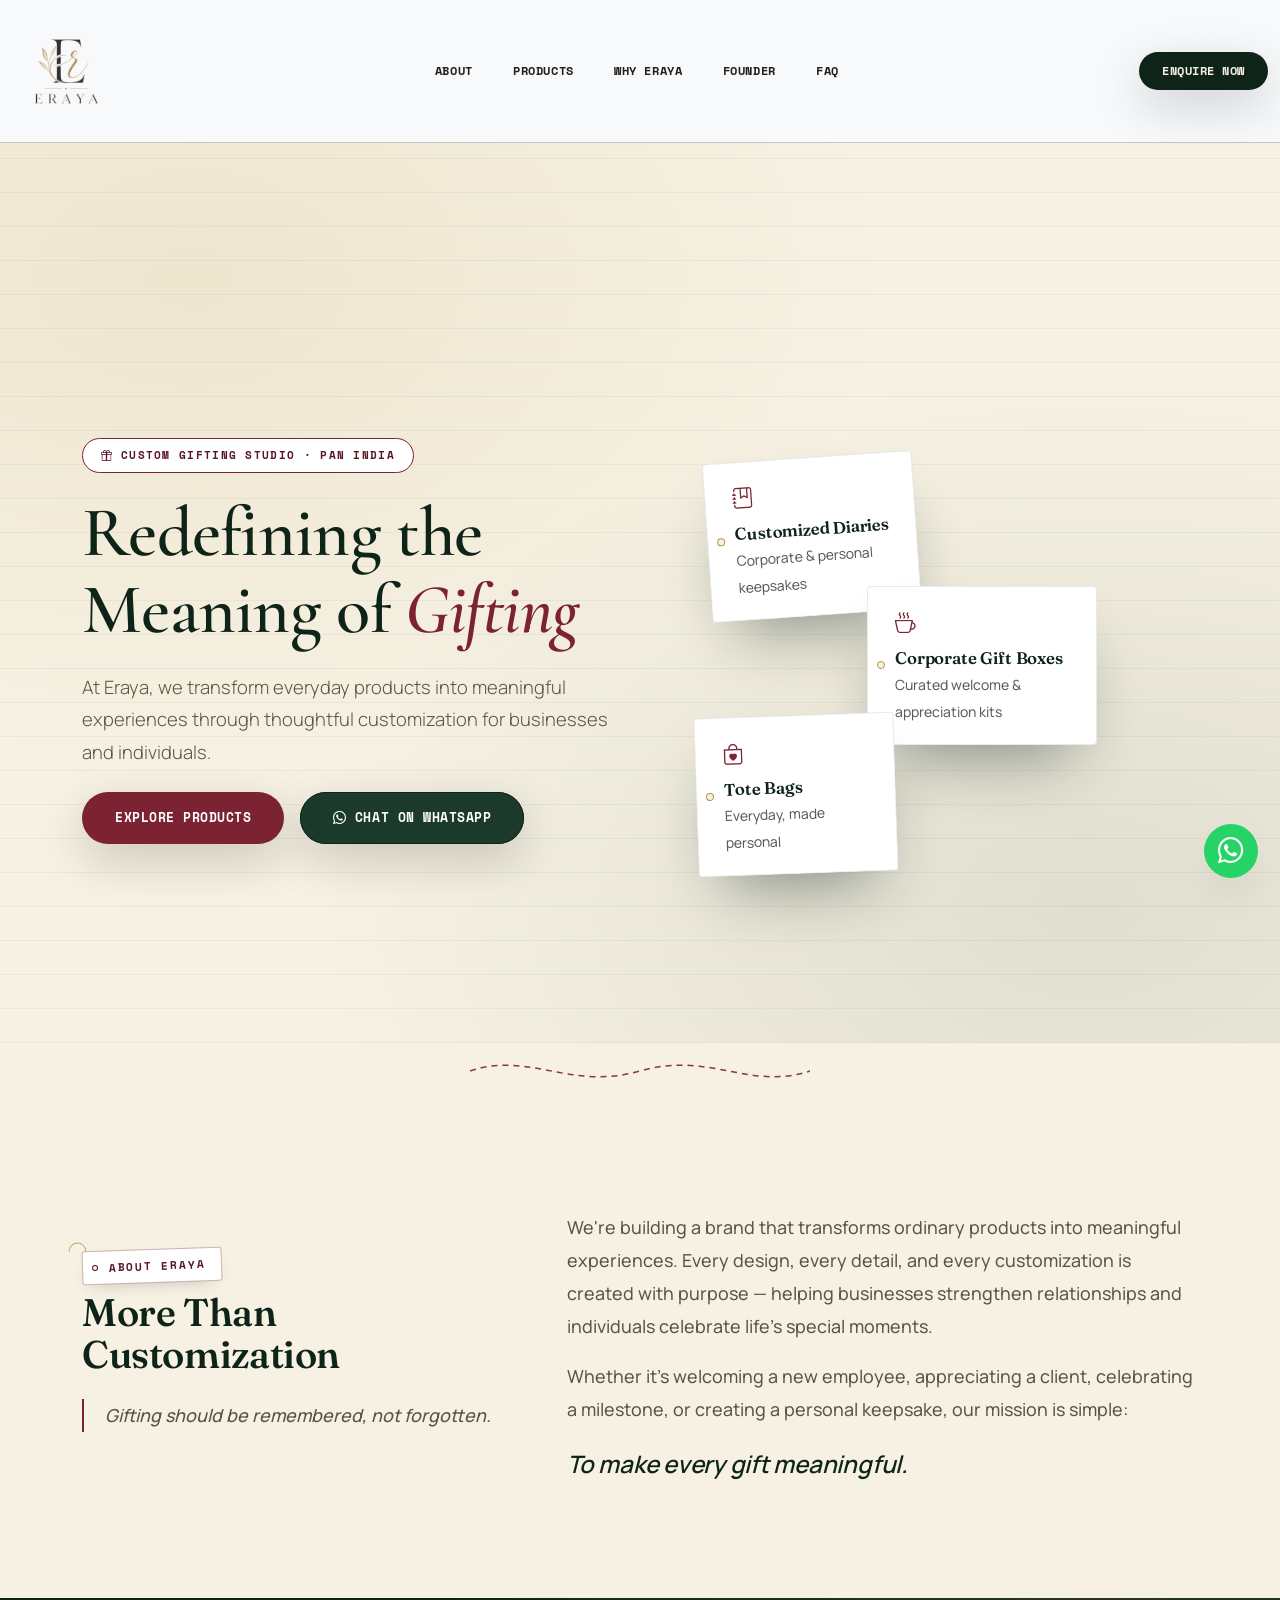
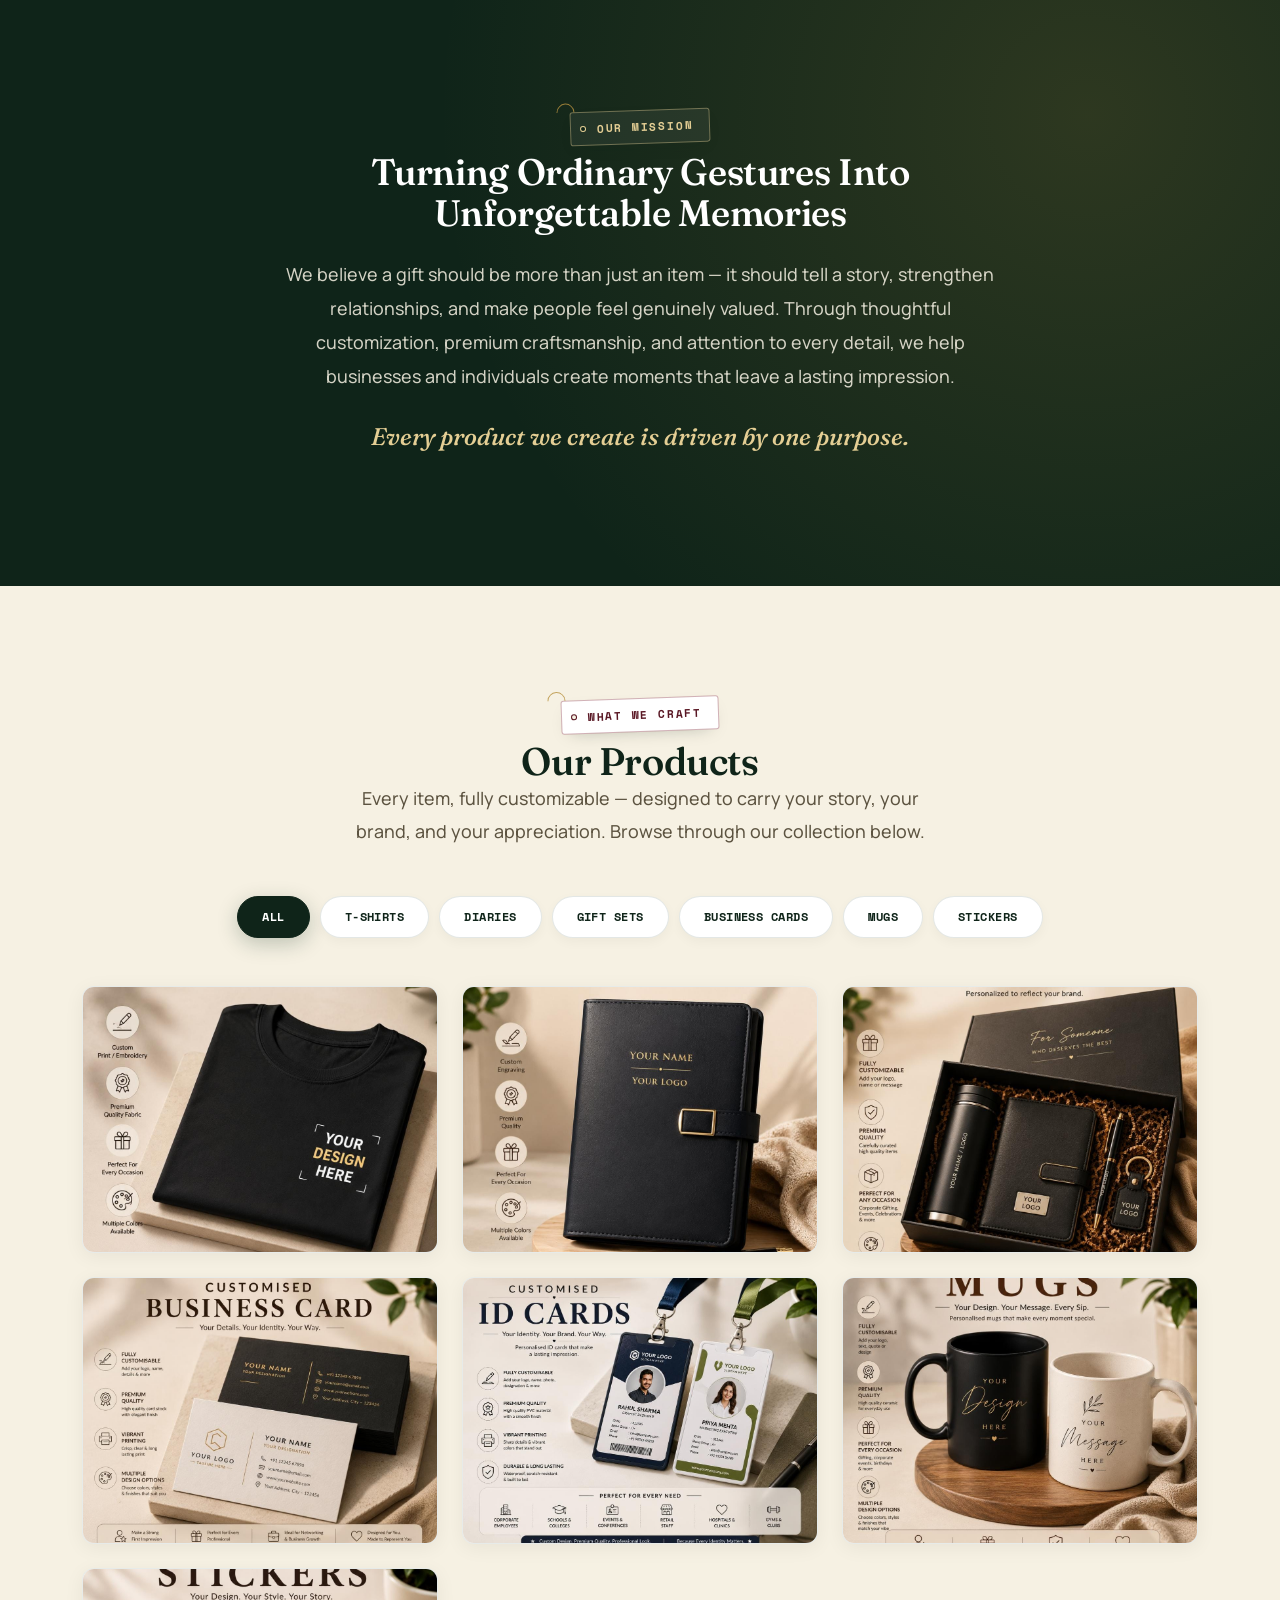
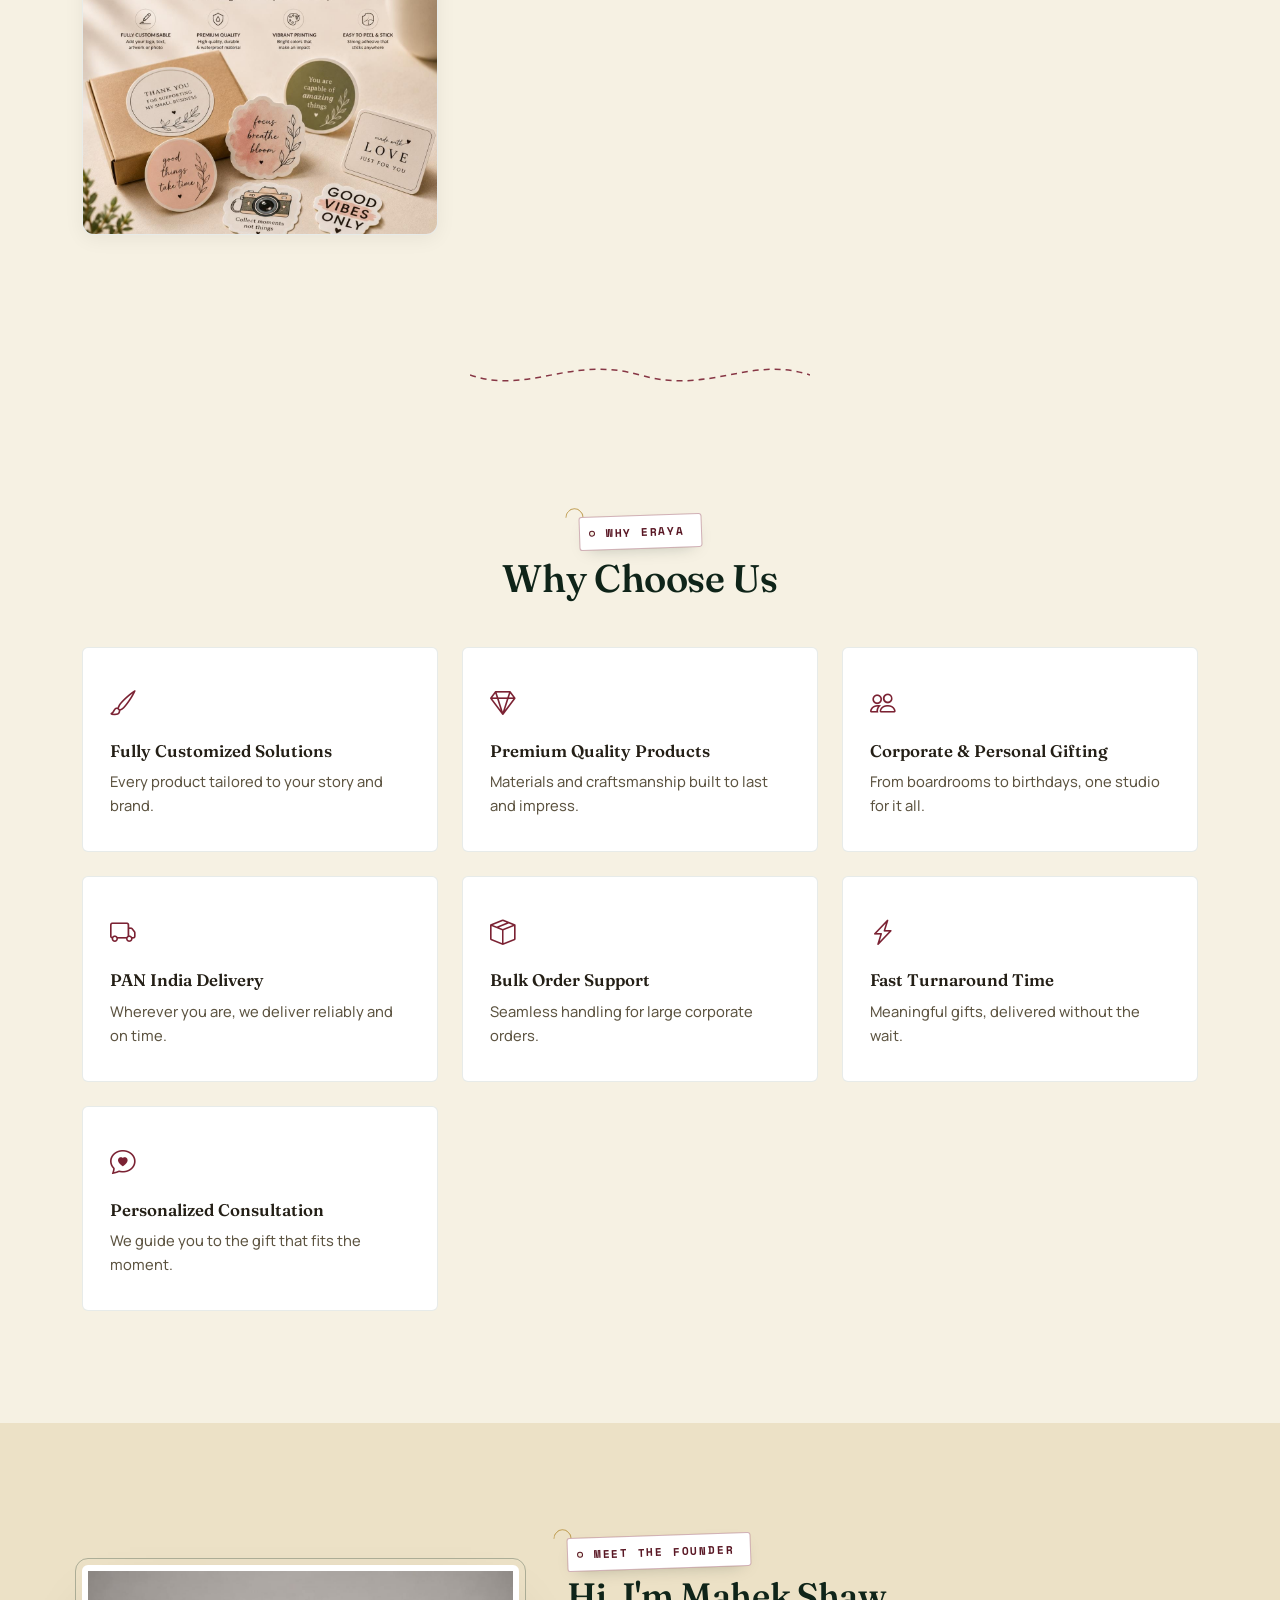
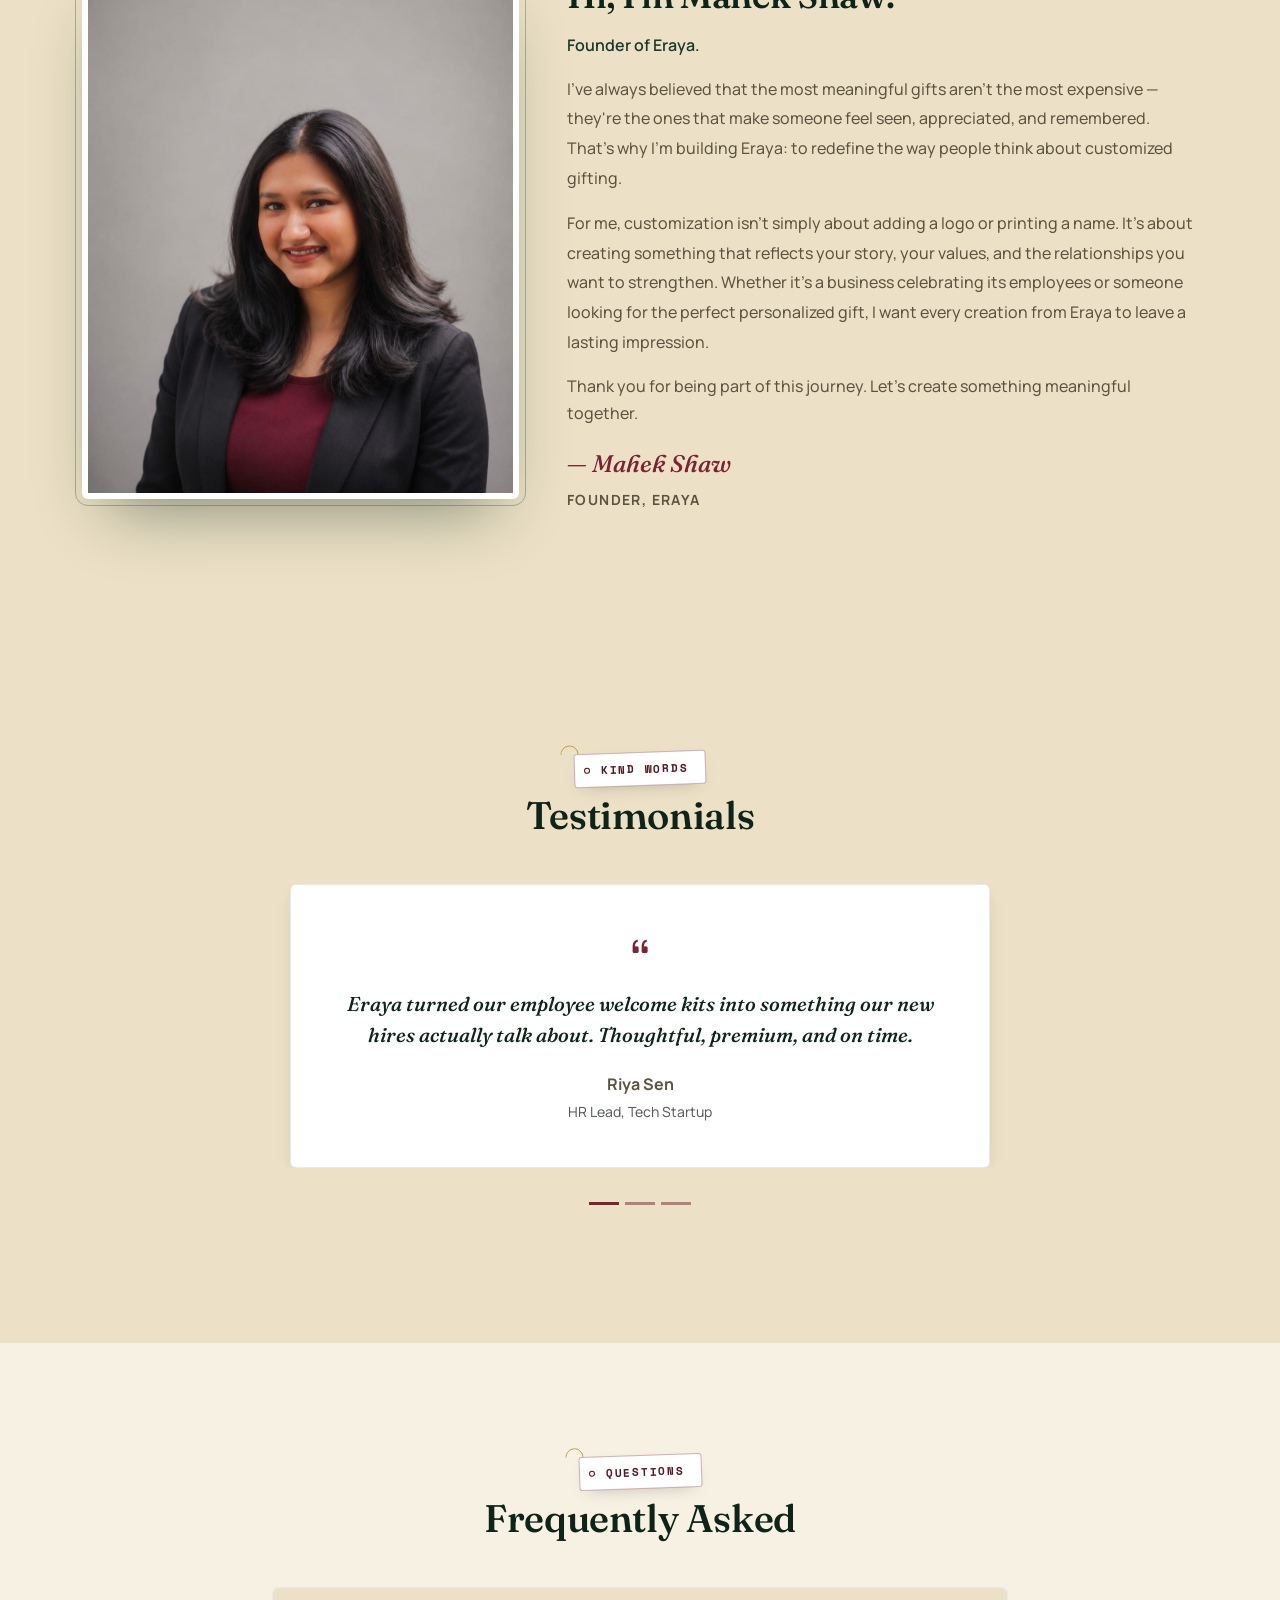
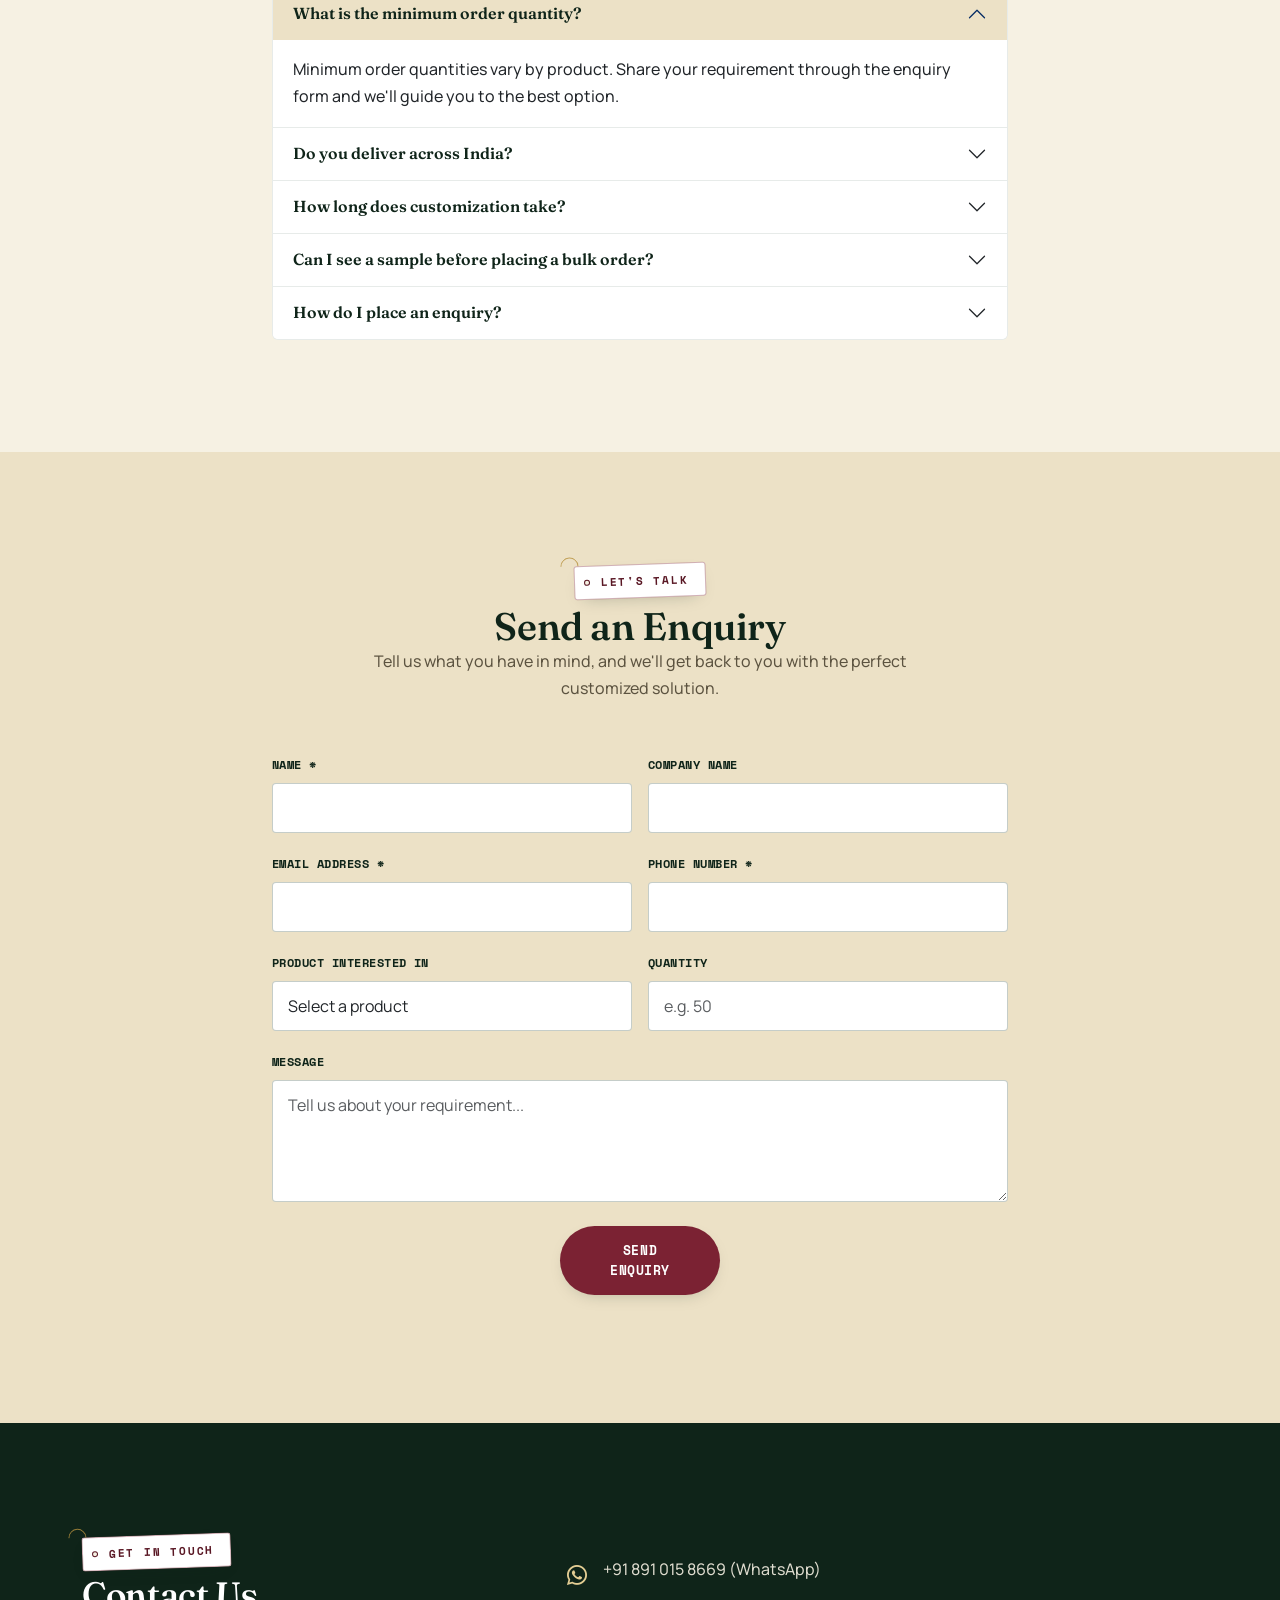
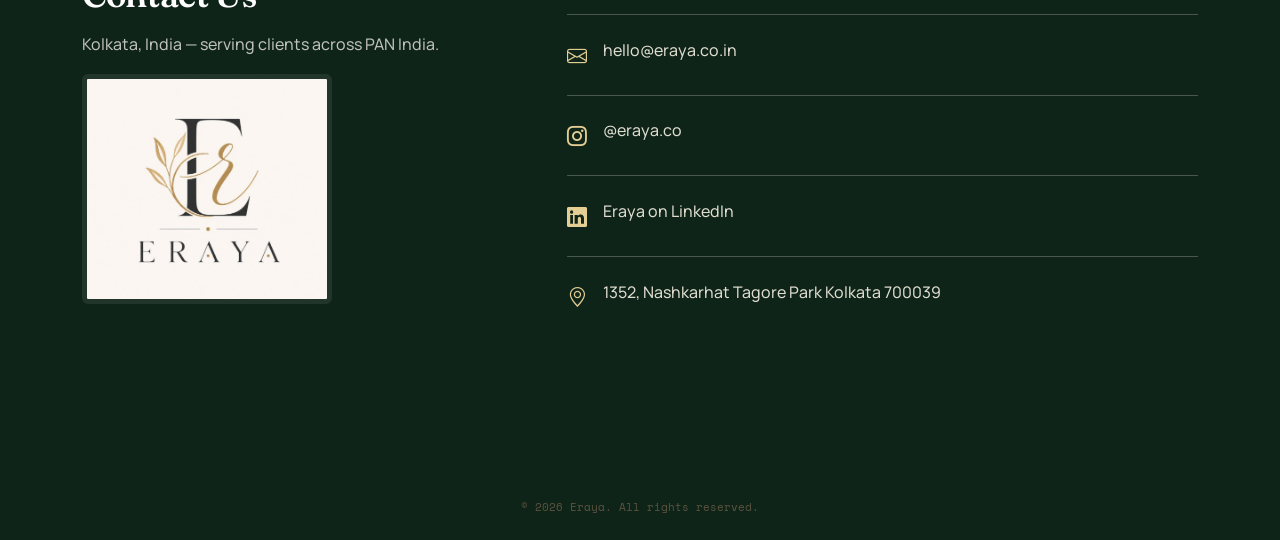
<file: index.html>
<!DOCTYPE html>
<html lang="en">

<head>
  <meta charset="UTF-8">
  <meta name="viewport" content="width=device-width, initial-scale=1.0">
  <title>Eraya — Redefining the Meaning of Gifting</title>
  <meta name="description"
    content="Eraya crafts thoughtfully customized gifts for businesses and individuals — diaries, mugs, welcome kits, corporate gift boxes and more. PAN India delivery.">

  <!-- Bootstrap 5 -->
  <link href="https://cdn.jsdelivr.net/npm/bootstrap@5.3.3/dist/css/bootstrap.min.css" rel="stylesheet">
  <!-- Bootstrap Icons -->
  <link rel="stylesheet" href="https://cdn.jsdelivr.net/npm/bootstrap-icons@1.11.3/font/bootstrap-icons.css">

  <!-- Fonts: Fraunces (display/serif) + Manrope (body/UI) -->
  <link rel="preconnect" href="https://fonts.googleapis.com">
  <link rel="preconnect" href="https://fonts.gstatic.com" crossorigin>
  <link
    href="https://fonts.googleapis.com/css2?family=Fraunces:ital,opsz,wght@0,9..144,400;0,9..144,500;0,9..144,560;0,9..144,600;0,9..144,700;1,9..144,500;1,9..144,600&family=Manrope:wght@400;450;500;600;700;800&family=Space+Mono:wght@400;700&display=swap"
    rel="stylesheet">

  <link href="https://fonts.googleapis.com/css2?family=Cormorant+Garamond:wght@400;500;600;700&display=swap"
    rel="stylesheet">

  <!-- Site stylesheet -->
  <link rel="stylesheet" href="assets/style.css">
</head>

<body>

  <!-- ===================== NAVBAR ===================== -->
  <nav class="navbar navbar-expand-lg sticky-top navbar-light bg-light">
    <div class="container-fluid">
      <a class="navbar-brand" href="#">
        <img src="images/WhatsApp_Image_2026-07-16_at_3.37.32_PM-removebg-preview.png" alt="Logo" class="img-fluid"
          style="max-height: 100px; width: auto;">
      </a>
      <button class="navbar-toggler" type="button" data-bs-toggle="collapse" data-bs-target="#navbarSupportedContent">
        <span class="navbar-toggler-icon"></span>
      </button>
      <div class="collapse navbar-collapse" id="navbarSupportedContent">
        <ul class="navbar-nav mx-auto mb-2 mb-lg-0 gap-lg-4">
          <li class="nav-item"><a class="nav-link" href="#about">About</a></li>
          <li class="nav-item"><a class="nav-link" href="#products">Products</a></li>
          <li class="nav-item"><a class="nav-link" href="#why">Why Eraya</a></li>
          <li class="nav-item"><a class="nav-link" href="#founder">Founder</a></li>
          <li class="nav-item"><a class="nav-link" href="#faq">FAQ</a></li>
        </ul>
        <div class="head-button">
          <a href="#enquire" class="btn shadow-lg" type="submit">Enquire Now</a>
        </div>
      </div>
    </div>
  </nav>

  <!-- ===================== HERO ===================== -->
  <header class="hero" id="home">
    <div class="wrap-pattern"></div>
    <div class="container position-relative">
      <div class="row align-items-center g-5">
        <div class="col-lg-6">
          <span class="hero-badge"><i class="bi bi-gift"></i> Custom Gifting Studio · PAN India</span>
          <h1>Redefining the<br>Meaning of <em>Gifting</em></h1>
          <p class="lead">At Eraya, we transform everyday products into meaningful experiences through thoughtful
            customization for businesses and individuals.</p>
          <div class="button-main d-flex flex-wrap gap-3 mt-4">
            <div class="explore-products shadow-lg">
              <a href="#products" class="btn">Explore Products</a>
            </div>
            <div class="chat-on-whatsapp shadow-lg animate__animated animate__heartBeat animate__infinite">
              <a href="https://wa.me/918910158669?text=Hi%20Eraya%2C%20I%27d%20like%20to%20know%20more%20about%20your%20customized%20gifting%20options."
                target="_blank" class="btn btn-outline-forest"><i class="bi bi-whatsapp me-2"></i>Chat on WhatsApp</a>
            </div>
          </div>
        </div>
        <div class="col-lg-6">
          <div class="hero-visual d-none d-lg-block">
            <div class="gift-card" style="top:10%; left:8%; width:210px;">
              <i class="bi bi-journal-bookmark"></i>
              <h6 class="display-font mt-2 mb-1" style="font-size:1.05rem;">Customized Diaries</h6>
              <small class="text-muted">Corporate & personal keepsakes</small>
            </div>
            <div class="gift-card hero-seal-float" style="top:38%; left:38%; width:230px; animation-delay:1s;">
              <i class="bi bi-cup-hot"></i>
              <h6 class="display-font mt-2 mb-1" style="font-size:1.05rem;">Corporate Gift Boxes</h6>
              <small class="text-muted">Curated welcome & appreciation kits</small>
            </div>
            <div class="gift-card" style="top:66%; left:6%; width:200px;">
              <i class="bi bi-bag-heart"></i>
              <h6 class="display-font mt-2 mb-1" style="font-size:1.05rem;">Tote Bags</h6>
              <small class="text-muted">Everyday, made personal</small>
            </div>
          </div>
        </div>
      </div>
    </div>
  </header>

  <div class="ribbon-divider">
    <svg viewBox="0 0 340 40">
      <path class="ribbon-line" d="M0,20 C60,0 100,40 170,20 C240,0 280,40 340,20" />
    </svg>
  </div>

  <!-- ===================== ABOUT ===================== -->
  <section id="about" class="about-section">
    <div class="container">
      <div class="row g-5 align-items-center">
        <div class="col-lg-5 reveal">
          <span class="eyebrow">About Eraya</span>
          <h2 class="mt-2 mb-4" style="font-size:2.4rem;">More Than<br>Customization</h2>
          <p class="about-quote">Gifting should be remembered, not forgotten.</p>
        </div>
        <div class="col-lg-7 reveal">
          <p>We're building a brand that transforms ordinary products into meaningful experiences. Every design,
            every detail, and every customization is created with purpose — helping businesses strengthen
            relationships and individuals celebrate life's special moments.</p>
          <p>Whether it's welcoming a new employee, appreciating a client, celebrating a milestone, or creating a
            personal keepsake, our mission is simple:</p>
          <p class="display-font fs-4 fst-italic" style="color:var(--forest-deep);">To make every gift meaningful.</p>
        </div>
      </div>
    </div>
  </section>

  <!-- ===================== MISSION ===================== -->
  <section class="mission-band">
    <div class="container position-relative">
      <div class="row justify-content-center text-center">
        <div class="col-lg-8 reveal">
          <span class="eyebrow">Our Mission</span>
          <h2 class="mt-2 mb-4" style="font-size:2.3rem;">Turning Ordinary Gestures Into<br>Unforgettable Memories</h2>
          <p class="lead-text mx-auto">We believe a gift should be more than just an item — it should tell a story,
            strengthen relationships, and make people feel genuinely valued. Through thoughtful customization,
            premium craftsmanship, and attention to every detail, we help businesses and individuals create moments
            that leave a lasting impression.</p>
          <p class="mission-tag mt-4">Every product we create is driven by one purpose.</p>
        </div>
      </div>
    </div>
  </section>

  <!-- ===================== PRODUCTS ===================== -->
  <section id="products" class="products">
    <div class="container">
      <div class="text-center mb-5 reveal">
        <span class="eyebrow">What We Craft</span>
        <h2 class="mt-2" style="font-size:2.4rem;">Our Products</h2>
        <p class="mx-auto" style="max-width: 600px; color: var(--charcoal-soft);">Every item, fully customizable —
          designed to carry your story, your brand, and your appreciation. Browse through our collection below.</p>
      </div>

      <!-- Product Category Tabs -->
      <div class="gallery-tabs text-center mb-5">
        <button class="gallery-tab active" data-filter="all">All</button>
        <button class="gallery-tab" data-filter="T-Shirts">T-Shirts</button>
        <button class="gallery-tab" data-filter="Diaries">Diaries</button>
        <button class="gallery-tab" data-filter="Gift Sets">Gift Sets</button>
        <button class="gallery-tab" data-filter="Business Cards">Business Cards</button>
        <button class="gallery-tab" data-filter="Mugs">Mugs</button>
        <button class="gallery-tab" data-filter="Stickers">Stickers</button>
      </div>

      <div class="row g-4" id="productGrid"></div>
    </div>
  </section>

  <div class="ribbon-divider">
    <svg viewBox="0 0 340 40">
      <path class="ribbon-line" d="M0,20 C60,40 100,0 170,20 C240,40 280,0 340,20" />
    </svg>
  </div>

  <!-- ===================== WHY CHOOSE ===================== -->
  <section id="why">
    <div class="container">
      <div class="text-center mb-5 reveal">
        <span class="eyebrow">Why Eraya</span>
        <h2 class="mt-2" style="font-size:2.4rem;">Why Choose Us</h2>
      </div>
      <div class="row g-4">
        <div class="col-md-6 col-lg-4 reveal">
          <div class="why-card"><i class="bi bi-brush"></i>
            <h6>Fully Customized Solutions</h6>
            <p>Every product tailored to your story and brand.</p>
          </div>
        </div>
        <div class="col-md-6 col-lg-4 reveal">
          <div class="why-card"><i class="bi bi-gem"></i>
            <h6>Premium Quality Products</h6>
            <p>Materials and craftsmanship built to last and impress.</p>
          </div>
        </div>
        <div class="col-md-6 col-lg-4 reveal">
          <div class="why-card"><i class="bi bi-people"></i>
            <h6>Corporate & Personal Gifting</h6>
            <p>From boardrooms to birthdays, one studio for it all.</p>
          </div>
        </div>
        <div class="col-md-6 col-lg-4 reveal">
          <div class="why-card"><i class="bi bi-truck"></i>
            <h6>PAN India Delivery</h6>
            <p>Wherever you are, we deliver reliably and on time.</p>
          </div>
        </div>
        <div class="col-md-6 col-lg-4 reveal">
          <div class="why-card"><i class="bi bi-box-seam"></i>
            <h6>Bulk Order Support</h6>
            <p>Seamless handling for large corporate orders.</p>
          </div>
        </div>
        <div class="col-md-6 col-lg-4 reveal">
          <div class="why-card"><i class="bi bi-lightning-charge"></i>
            <h6>Fast Turnaround Time</h6>
            <p>Meaningful gifts, delivered without the wait.</p>
          </div>
        </div>
        <div class="col-md-6 col-lg-4 reveal">
          <div class="why-card"><i class="bi bi-chat-heart"></i>
            <h6>Personalized Consultation</h6>
            <p>We guide you to the gift that fits the moment.</p>
          </div>
        </div>
      </div>
    </div>
  </section>

  <!-- ===================== FOUNDER ===================== -->
  <section id="founder" style="background:var(--ivory-deep);">
    <div class="container">
      <div class="row g-5 align-items-center">
        <div class="col-lg-5 reveal">
          <div class="image_main">
            <div>
              <img src="images/mahek.jpeg" alt="Mahek Shaw, Founder of Eraya" class="img-fluid" width="100%">
            </div>
          </div>
        </div>
        <div class="col-lg-7 reveal">
          <span class="eyebrow">Meet the Founder</span>
          <h2 class="mt-2 mb-3" style="font-size:2.2rem;">Hi, I'm Mahek Shaw.</h2>
          <p class="fw-semibold" style="color:var(--forest);">Founder of Eraya.</p>
          <p style="color:var(--charcoal-soft); line-height:1.85;">I've always believed that the most meaningful gifts
            aren't the most expensive — they're the ones that make someone feel seen, appreciated, and remembered.
            That's why I'm building Eraya: to redefine the way people think about customized gifting.</p>
          <p style="color:var(--charcoal-soft); line-height:1.85;">For me, customization isn't simply about adding a
            logo or printing a name. It's about creating something that reflects your story, your values, and the
            relationships you want to strengthen. Whether it's a business celebrating its employees or someone
            looking for the perfect personalized gift, I want every creation from Eraya to leave a lasting
            impression.</p>
          <p style="color:var(--charcoal-soft);">Thank you for being part of this journey. Let's create something
            meaningful together.</p>
          <p class="founder-signature mt-3 mb-1">— Mahek Shaw</p>
          <p class="text-uppercase small fw-bold" style="letter-spacing:.1em; color:var(--charcoal-soft);">Founder,
            Eraya</p>

        </div>
      </div>
    </div>
  </section>

  <!-- ===================== TESTIMONIALS ===================== -->
  <section style="background:var(--ivory-deep);">
    <div class="container">
      <div class="text-center mb-5 reveal">
        <span class="eyebrow">Kind Words</span>
        <h2 class="mt-2" style="font-size:2.4rem;">Testimonials</h2>
      </div>
      <div id="testimonialCarousel" class="carousel slide reveal" data-bs-ride="carousel">
        <div class="carousel-inner">
          <div class="carousel-item active">
            <div class="testimonial-card">
              <i class="bi bi-quote quote-icon"></i>
              <p class="msg">Eraya turned our employee welcome kits into something our new hires actually talk about.
                Thoughtful, premium, and on time.</p>
              <p class="fw-bold mb-0">Riya Sen</p>
              <small class="text-muted">HR Lead, Tech Startup</small>
            </div>
          </div>
          <div class="carousel-item">
            <div class="testimonial-card">
              <i class="bi bi-quote quote-icon"></i>
              <p class="msg">The customized diaries and mugs for our client appreciation drive felt personal, not
                promotional. Exactly what we needed.</p>
              <p class="fw-bold mb-0">Arjun Mehta</p>
              <small class="text-muted">Founder, D2C Brand</small>
            </div>
          </div>
          <div class="carousel-item">
            <div class="testimonial-card">
              <i class="bi bi-quote quote-icon"></i>
              <p class="msg">From consultation to delivery, the process felt effortless. Our corporate gift boxes
                were a genuine hit.</p>
              <p class="fw-bold mb-0">Neha Kapoor</p>
              <small class="text-muted">Operations Manager</small>
            </div>
          </div>
        </div>
        <div class="carousel-indicators position-relative mt-4">
          <button type="button" data-bs-target="#testimonialCarousel" data-bs-slide-to="0" class="active"></button>
          <button type="button" data-bs-target="#testimonialCarousel" data-bs-slide-to="1"></button>
          <button type="button" data-bs-target="#testimonialCarousel" data-bs-slide-to="2"></button>
        </div>
      </div>
    </div>
  </section>

  <!-- ===================== FAQ ===================== -->
  <section id="faq">
    <div class="container">
      <div class="text-center mb-5 reveal">
        <span class="eyebrow">Questions</span>
        <h2 class="mt-2" style="font-size:2.4rem;">Frequently Asked</h2>
      </div>
      <div class="row justify-content-center">
        <div class="col-lg-8 reveal">
          <div class="accordion" id="faqAccordion">
            <div class="accordion-item">
              <h2 class="accordion-header"><button class="accordion-button" type="button" data-bs-toggle="collapse"
                  data-bs-target="#faq1">What is the minimum order quantity?</button></h2>
              <div id="faq1" class="accordion-collapse collapse show" data-bs-parent="#faqAccordion">
                <div class="accordion-body">Minimum order quantities vary by product. Share your requirement through
                  the enquiry form and we'll guide you to the best option.</div>
              </div>
            </div>
            <div class="accordion-item">
              <h2 class="accordion-header"><button class="accordion-button collapsed" type="button"
                  data-bs-toggle="collapse" data-bs-target="#faq2">Do you deliver across India?</button></h2>
              <div id="faq2" class="accordion-collapse collapse" data-bs-parent="#faqAccordion">
                <div class="accordion-body">Yes, we deliver PAN India from our base in Kolkata, with reliable
                  timelines for both individual and bulk corporate orders.</div>
              </div>
            </div>
            <div class="accordion-item">
              <h2 class="accordion-header"><button class="accordion-button collapsed" type="button"
                  data-bs-toggle="collapse" data-bs-target="#faq3">How long does customization take?</button></h2>
              <div id="faq3" class="accordion-collapse collapse" data-bs-parent="#faqAccordion">
                <div class="accordion-body">Turnaround depends on product and quantity. Most orders are completed
                  within a few business days after design approval.</div>
              </div>
            </div>
            <div class="accordion-item">
              <h2 class="accordion-header"><button class="accordion-button collapsed" type="button"
                  data-bs-toggle="collapse" data-bs-target="#faq4">Can I see a sample before placing a bulk
                  order?</button></h2>
              <div id="faq4" class="accordion-collapse collapse" data-bs-parent="#faqAccordion">
                <div class="accordion-body">Absolutely. We recommend a sample review for bulk and corporate orders —
                  just mention it in your enquiry.</div>
              </div>
            </div>
            <div class="accordion-item">
              <h2 class="accordion-header"><button class="accordion-button collapsed" type="button"
                  data-bs-toggle="collapse" data-bs-target="#faq5">How do I place an enquiry?</button></h2>
              <div id="faq5" class="accordion-collapse collapse" data-bs-parent="#faqAccordion">
                <div class="accordion-body">Fill out the enquiry form below, message us on WhatsApp, or email us
                  directly — whichever is easiest for you.</div>
              </div>
            </div>
          </div>
        </div>
      </div>
    </div>
  </section>

  <!-- ===================== ENQUIRY FORM ===================== -->
  <section id="enquire" class="form-section">
    <div class="container">
      <div class="text-center mb-5 reveal">
        <span class="eyebrow">Let's Talk</span>
        <h2 class="mt-2" style="font-size:2.4rem;">Send an Enquiry</h2>
        <p class="mx-auto" style="max-width:560px; color:var(--charcoal-soft);">Tell us what you have in mind, and
          we'll get back to you with the perfect customized solution.</p>
      </div>
      <div class="row justify-content-center reveal">
        <div class="col-lg-8">
          <form id="enquiryForm" class="row g-3" novalidate>
            <div class="col-md-6">
              <label class="form-label">Name *</label>
              <input type="text" class="form-control" name="name" required>
            </div>
            <div class="col-md-6">
              <label class="form-label">Company Name</label>
              <input type="text" class="form-control" name="company">
            </div>
            <div class="col-md-6">
              <label class="form-label">Email Address *</label>
              <input type="email" class="form-control" name="email" required>
            </div>
            <div class="col-md-6">
              <label class="form-label">Phone Number *</label>
              <input type="tel" class="form-control" name="phone" required>
            </div>
            <div class="col-md-6">
              <label class="form-label">Product Interested In</label>
              <select class="form-select" name="product">
                <option selected disabled>Select a product</option>
                <option>Customized Diaries</option>
                <option>Mugs</option>
                <option>Pens</option>
                <option>T-Shirts</option>
                <option>Business Cards</option>
                <option>ID Cards</option>
                <option>Certificates</option>
                <option>Stickers</option>
                <option>Welcome Kits</option>
                <option>Corporate Gift Boxes</option>
                <option>Bottles</option>
                <option>Keychains</option>
                <option>Tote Bags</option>
                <option>Notebooks</option>
                <option>Office Stationery</option>
                <option>Employee Joining Kits</option>
                <option>Client Appreciation Gifts</option>
                <option>Other</option>
              </select>
            </div>
            <div class="col-md-6">
              <label class="form-label">Quantity</label>
              <input type="number" min="1" class="form-control" name="quantity" placeholder="e.g. 50">
            </div>
            <div class="col-12">
              <label class="form-label">Message</label>
              <textarea class="form-control" name="message" rows="4"
                placeholder="Tell us about your requirement..."></textarea>
            </div>
            <div class="send-enquiry text-center pt-2">
              <button type="submit" class="btn btn-sm w-auto" style="width: 160px !important; min-width: 140px;">
                Send Enquiry
              </button>
              <p id="formStatus" class="small mt-3 mb-0" style="color:var(--forest);"></p>
            </div>
          </form>
        </div>
      </div>
    </div>
  </section>

  <!-- ===================== CONTACT ===================== -->
  <section id="contact" class="contact" style="background:var(--forest-deep); color:var(--ivory);">
    <div class="container">
      <div class="row g-5">
        <div class="col-lg-5 reveal">
          <span class="eyebrow">Get In Touch</span>
          <h2 class="mt-2 mb-3" style="color:#fff; font-size:2.2rem;">Contact Us</h2>
          <p style="color:rgba(250,246,239,.75);">Kolkata, India — serving clients across PAN India.</p>
          <div class="logo_eraya">
            <img src="images/WhatsApp Image 2026-07-16 at 3.37.32 PM.jpeg" alt="Eraya logo" class="img-fluid">
          </div>
        </div>
        <div class="col-lg-7 reveal">
          <div class="contact-item">
            <i class="bi bi-whatsapp"></i>
            <a href="https://wa.me/918910158669" target="_blank">+91 891 015 8669 (WhatsApp)</a>
          </div>
          <div class="contact-item">
            <i class="bi bi-envelope"></i>
            <a href="mailto:hello@eraya.co.in">hello@eraya.co.in</a>
          </div>
          <div class="contact-item">
            <i class="bi bi-instagram"></i>
            <a href="https://www.instagram.com/eyara.co" target="_blank">@eraya.co</a>
          </div>
          <div class="contact-item">
            <i class="bi bi-linkedin"></i>
            <a href="#" target="_blank">Eraya on LinkedIn</a>
          </div>
          <div class="contact-item" style="border-bottom:none;">
            <i class="bi bi-geo-alt"></i>
            <span>1352, Nashkarhat Tagore Park Kolkata 700039</span>
          </div>
        </div>
      </div>
    </div>
  </section>

  <!-- ===================== FOOTER ===================== -->
  <footer>
    <div class="container">
      <div class="row align-items-center g-4">
        <div class="col-md-12 text-md-center">
          <p class="small mb-0">&copy; <span id="year"></span> Eraya. All rights reserved.</p>
        </div>
      </div>
    </div>
  </footer>

  <!-- ===================== FLOATING BUTTONS ===================== -->
  <a href="https://wa.me/918910158669?text=Hi%20Eraya%2C%20I%27d%20like%20to%20enquire%20about%20your%20products."
    target="_blank" class="fab fab-whatsapp" aria-label="Chat on WhatsApp"><i class="bi bi-whatsapp"></i></a>
  <button class="fab fab-top" id="backToTop" aria-label="Back to top"><i class="bi bi-arrow-up"></i></button>

  <!-- Bootstrap JS -->
  <script src="https://cdn.jsdelivr.net/npm/bootstrap@5.3.3/dist/js/bootstrap.bundle.min.js"></script>

  <script>
    document.getElementById('year').textContent = new Date().getFullYear();

    // ---- Product Data with Images ----
    const productData = [
      {
        title: "T-Shirts",
        images: ["images/t-shirt.jpeg"]
      },
      {
        title: "Diaries",
        images: ["images/diary.jpeg"]
      },
      {
        title: "Gift Sets",
        images: ["images/gift.jpeg"]
      },
      {
        title: "Business Cards",
        images: ["images/card.jpeg", "images/card (2).jpeg"]
      },
      {
        title: "Mugs",
        images: ["images/mug.jpeg"]
      },
      {
        title: "Stickers",
        images: ["images/sticker.jpeg"]
      }
    ];

    const productGrid = document.getElementById("productGrid");

    function renderProducts(filter = "all") {
      productGrid.innerHTML = "";
      productData.forEach(category => {
        if (filter !== "all" && category.title !== filter) return;
        category.images.forEach(img => {
          productGrid.innerHTML += `
            <div class="col-md-6 col-lg-4">
              <div class="product-gallery-card">
                <img src="${img}" alt="${category.title}">
                <div class="product-gallery-overlay">
                  <h6>${category.title}</h6>
                </div>
              </div>
            </div>
          `;
        });
      });
    }

    renderProducts();

    // ---- Product Tab Filtering ----
    document.querySelectorAll(".gallery-tab").forEach(tab => {
      tab.addEventListener("click", function () {
        document.querySelectorAll(".gallery-tab").forEach(btn => btn.classList.remove("active"));
        this.classList.add("active");
        renderProducts(this.dataset.filter);
      });
    });

    // ---- Scroll reveal ----
    const revealEls = document.querySelectorAll('.reveal');
    const ribbonLines = document.querySelectorAll('.ribbon-line');
    const observer = new IntersectionObserver((entries) => {
      entries.forEach(entry => {
        if (entry.isIntersecting) { entry.target.classList.add('in-view'); }
      });
    }, { threshold: 0.15 });
    revealEls.forEach(el => observer.observe(el));
    ribbonLines.forEach(el => observer.observe(el));

    // ---- Back to top ----
    const backToTop = document.getElementById('backToTop');
    window.addEventListener('scroll', () => {
      if (window.scrollY > 500) { backToTop.classList.add('show'); } else { backToTop.classList.remove('show'); }
    });
    backToTop.addEventListener('click', () => window.scrollTo({ top: 0, behavior: 'smooth' }));

    // ---- Enquiry form: mailto handoff ----
    const enquiryForm = document.getElementById('enquiryForm');
    const formStatus = document.getElementById('formStatus');
    enquiryForm.addEventListener('submit', function (e) {
      e.preventDefault();
      if (!enquiryForm.checkValidity()) {
        enquiryForm.reportValidity();
        return;
      }
      const data = Object.fromEntries(new FormData(enquiryForm).entries());
      const subject = encodeURIComponent(`New Enquiry from ${data.name || 'Website Visitor'}`);
      const body = encodeURIComponent(
        `Name: ${data.name || ''}
Company: ${data.company || ''}
Email: ${data.email || ''}
Phone: ${data.phone || ''}
Product Interested In: ${data.product || ''}
Quantity: ${data.quantity || ''}
Message: ${data.message || ''}`
      );
      window.location.href = `mailto:paulrohan999@gmail.com?subject=${subject}&body=${body}`;
      formStatus.textContent = "Opening your email app to send the enquiry to paulrohan999@gmail.com ...";
    });

    // ---- Navbar shrink on scroll ----
    const nav = document.querySelector('.navbar');
    window.addEventListener('scroll', () => {
      nav.style.paddingTop = window.scrollY > 40 ? '.5rem' : '1rem';
      nav.style.paddingBottom = window.scrollY > 40 ? '.5rem' : '1rem';
    });
  </script>
</body>

</html>
</file>
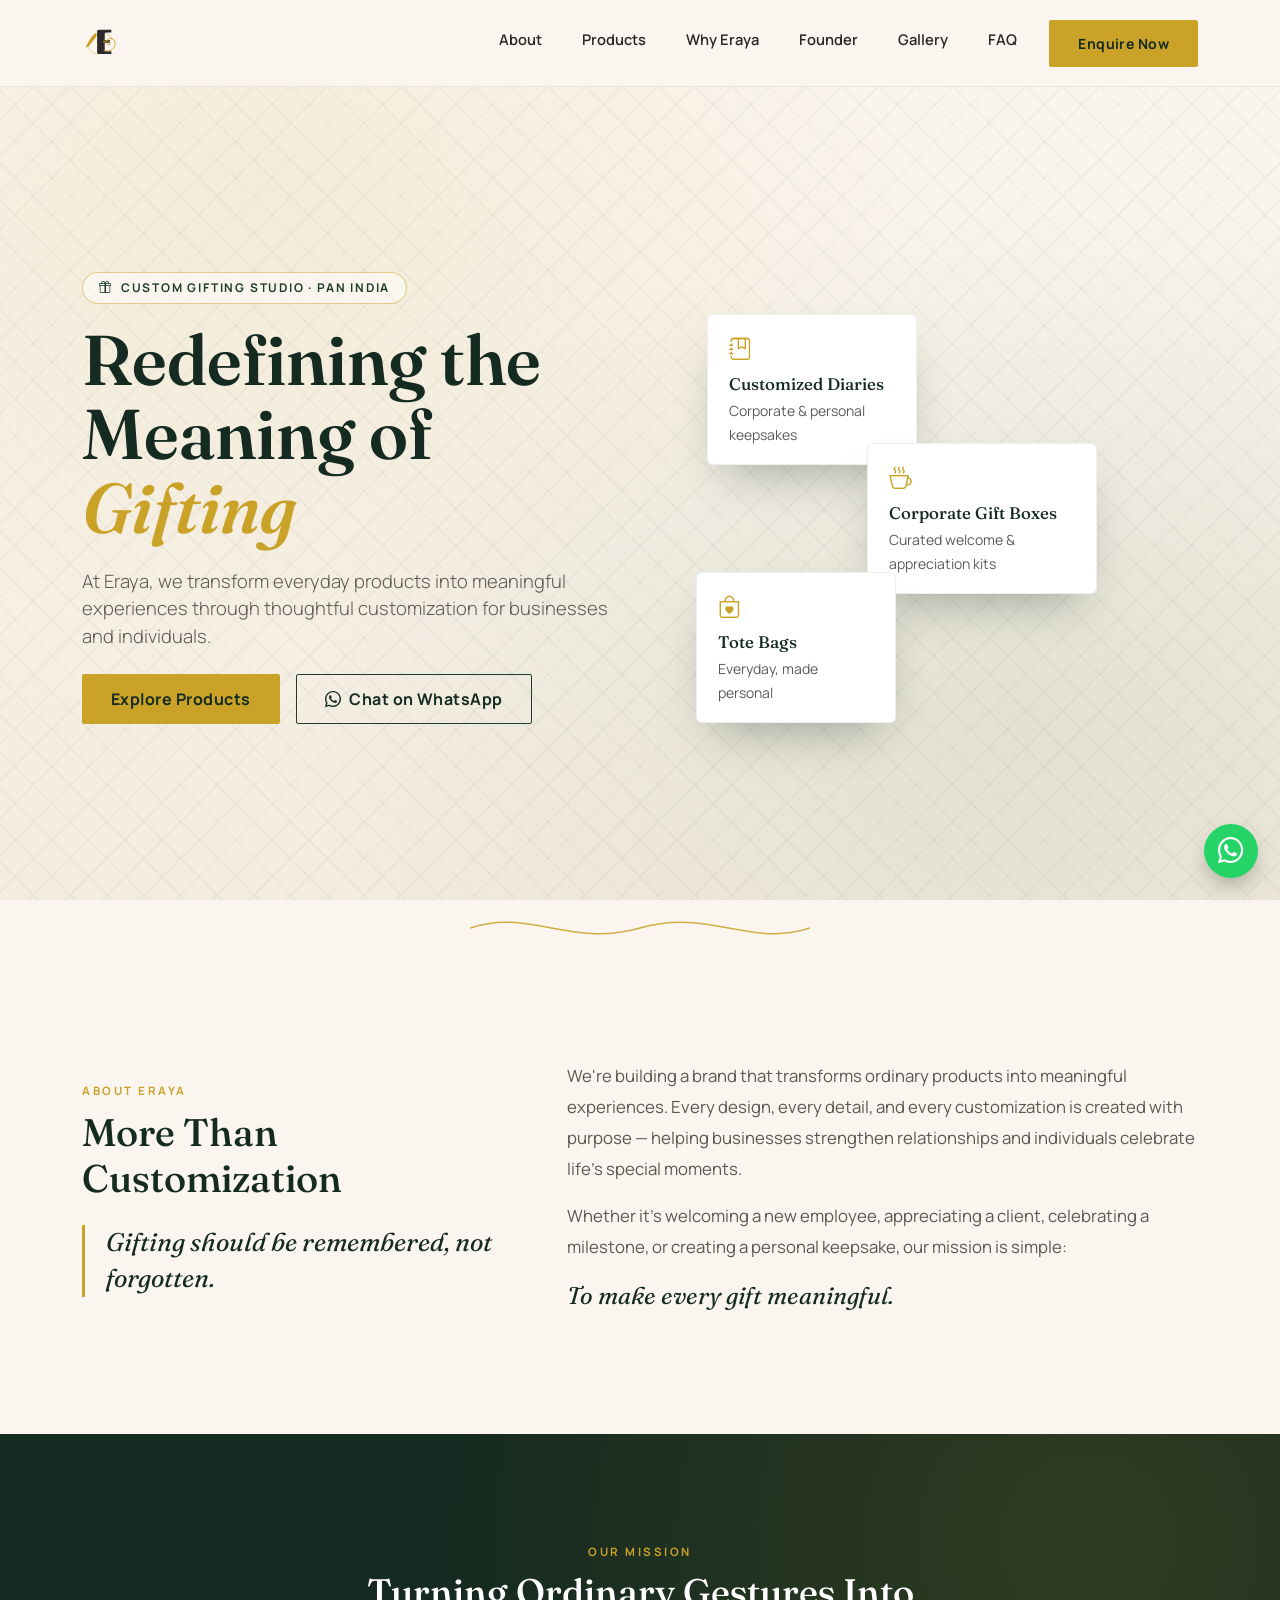
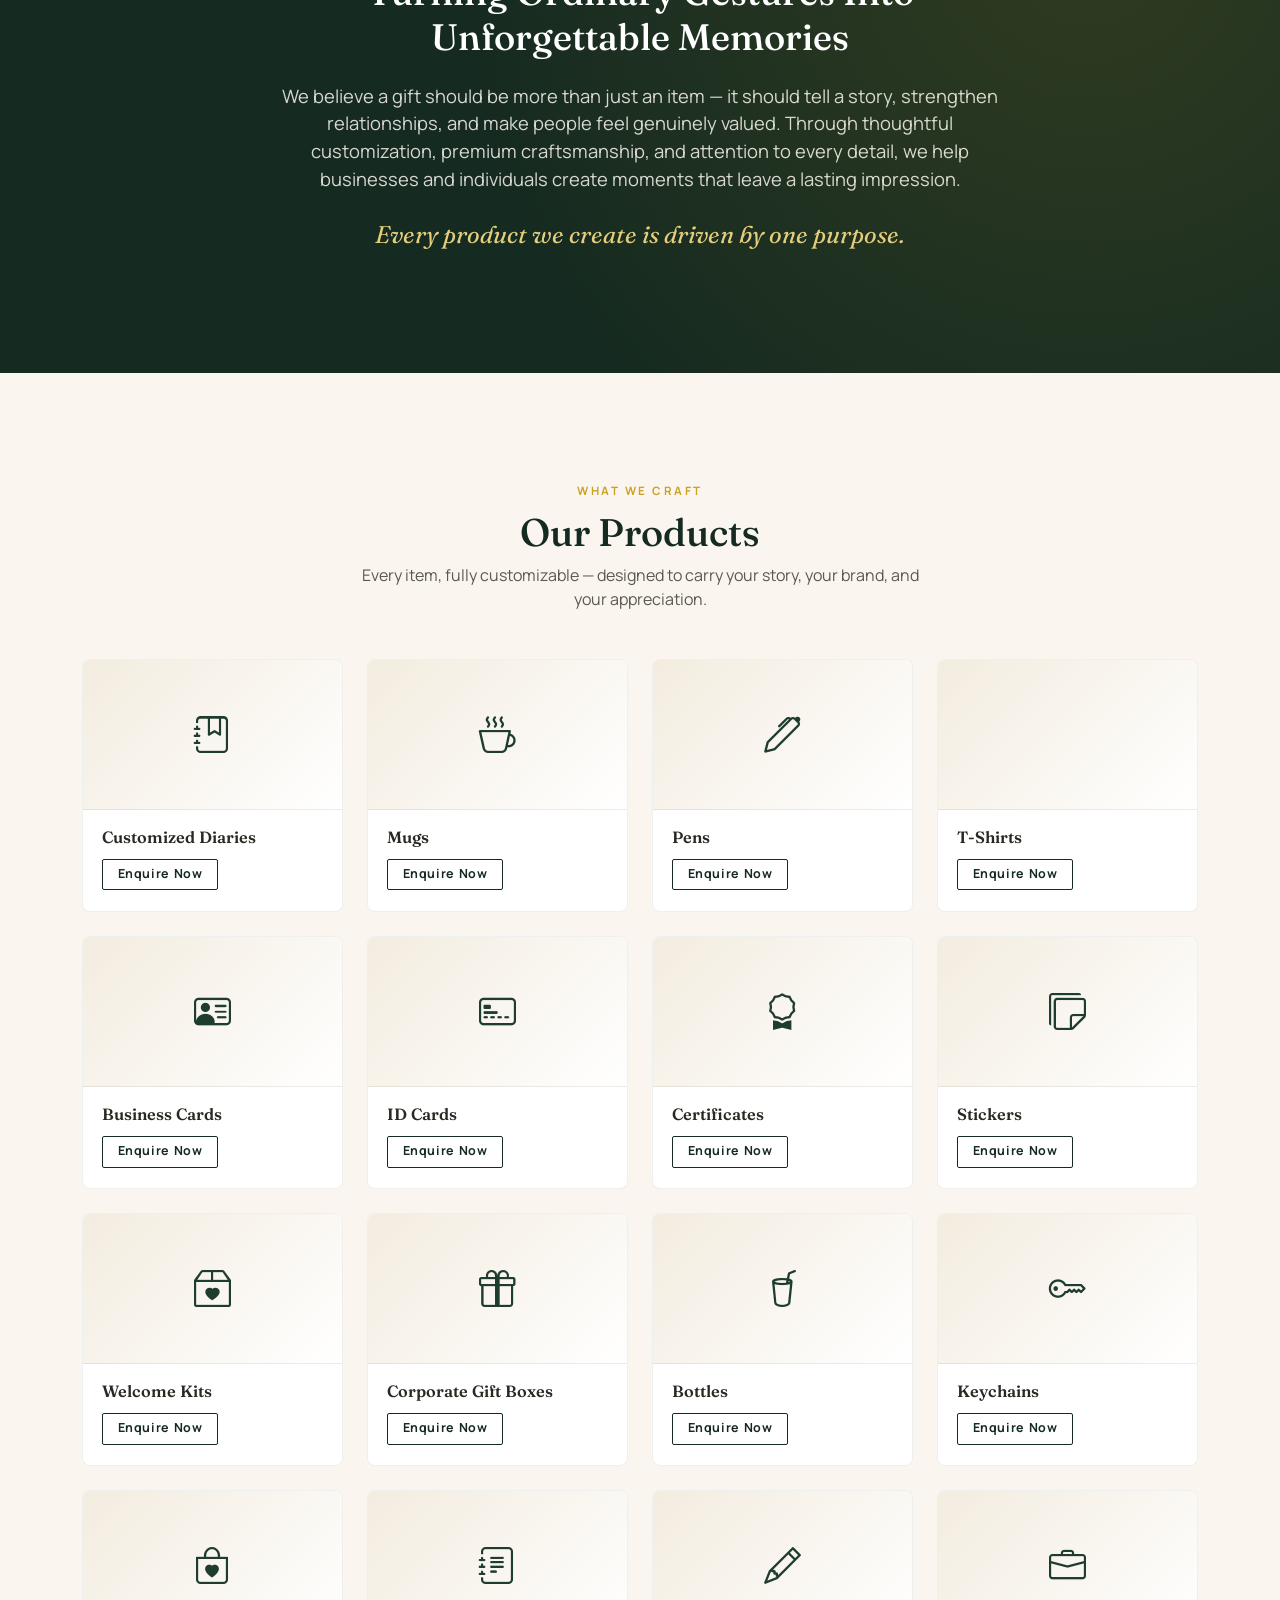
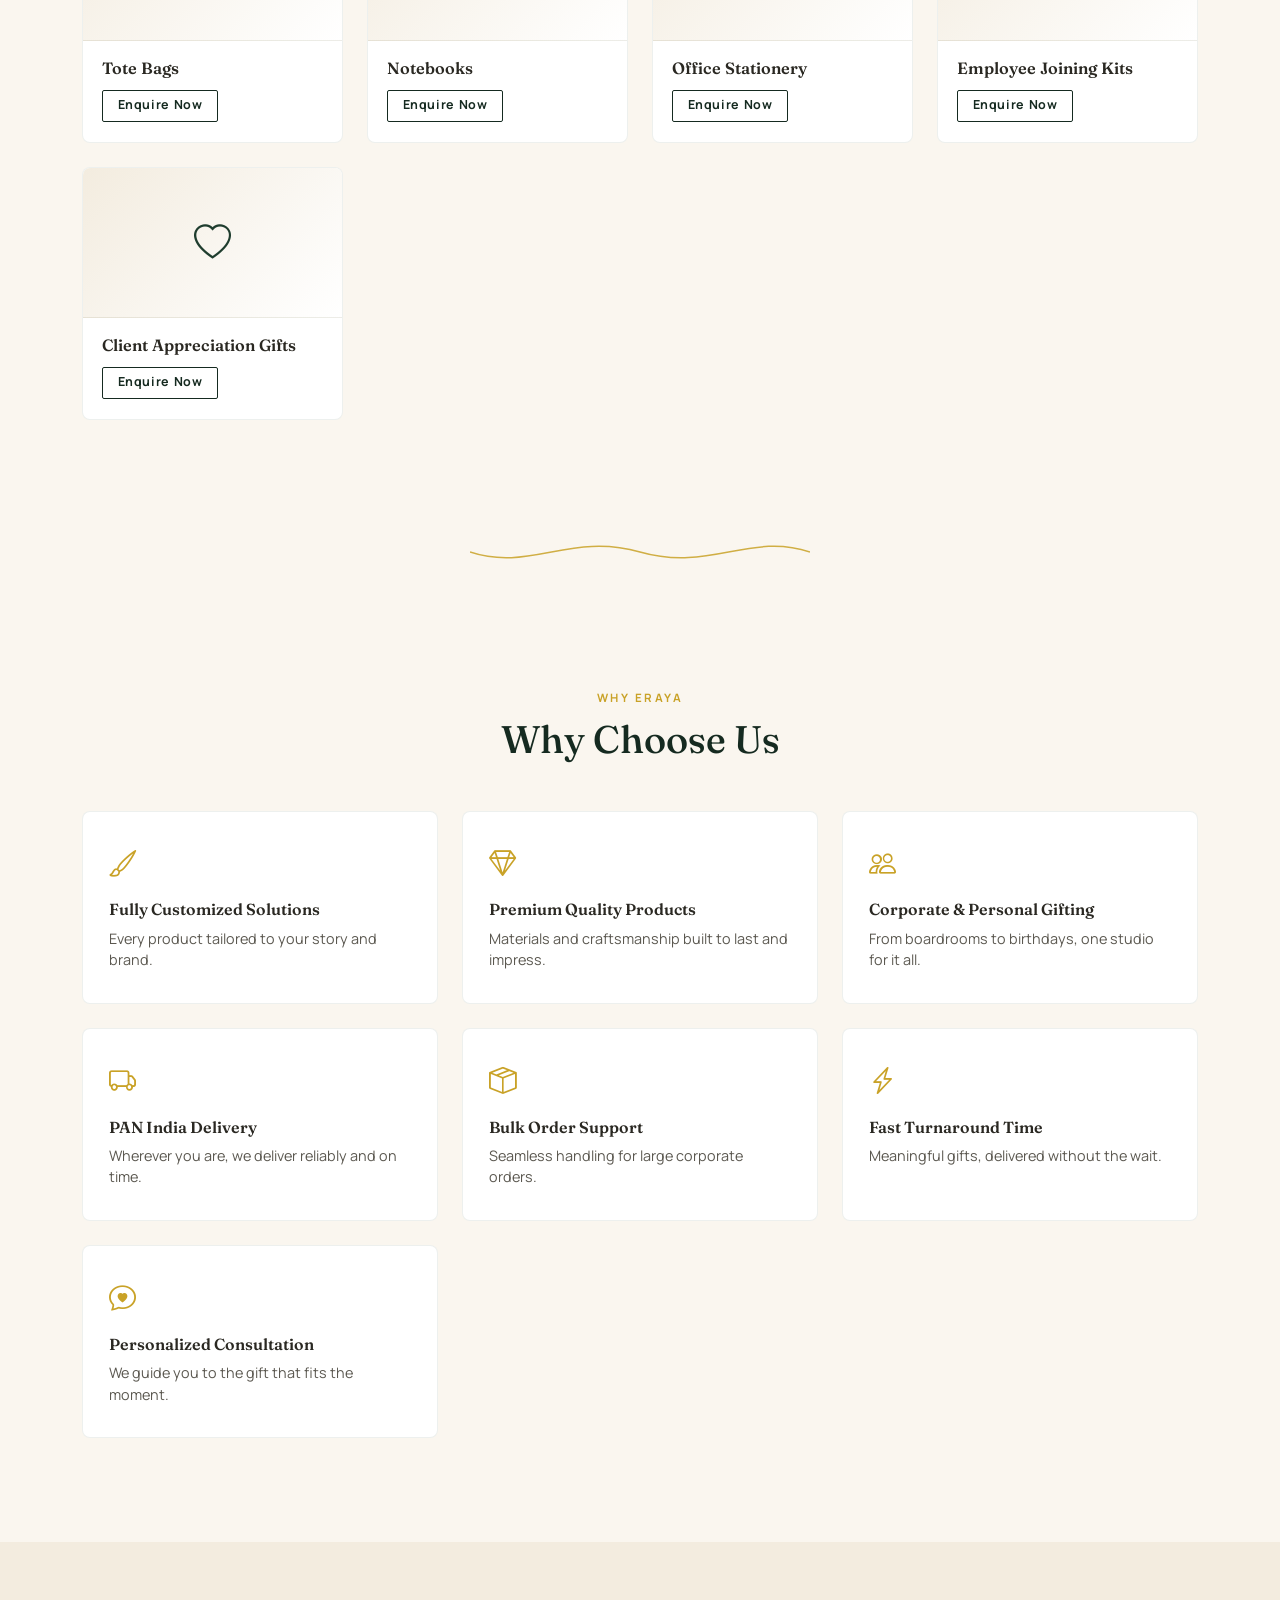
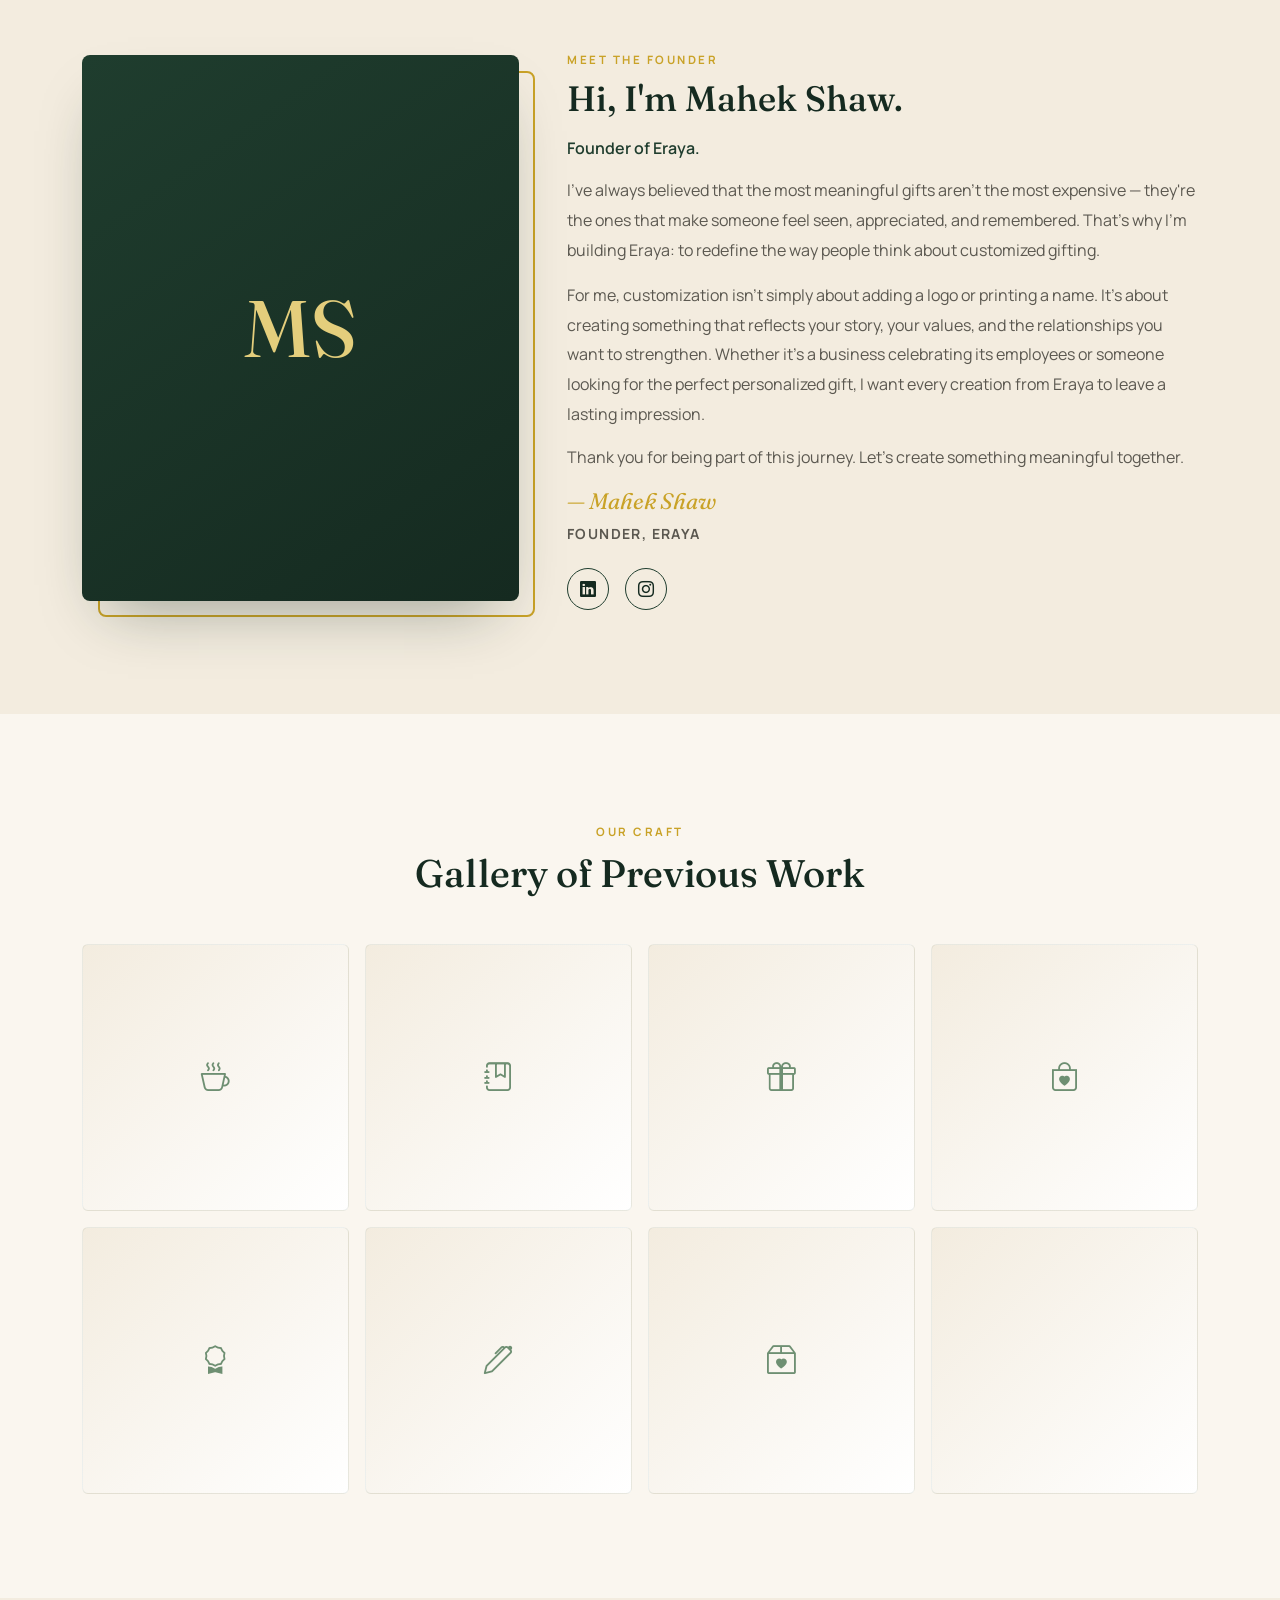
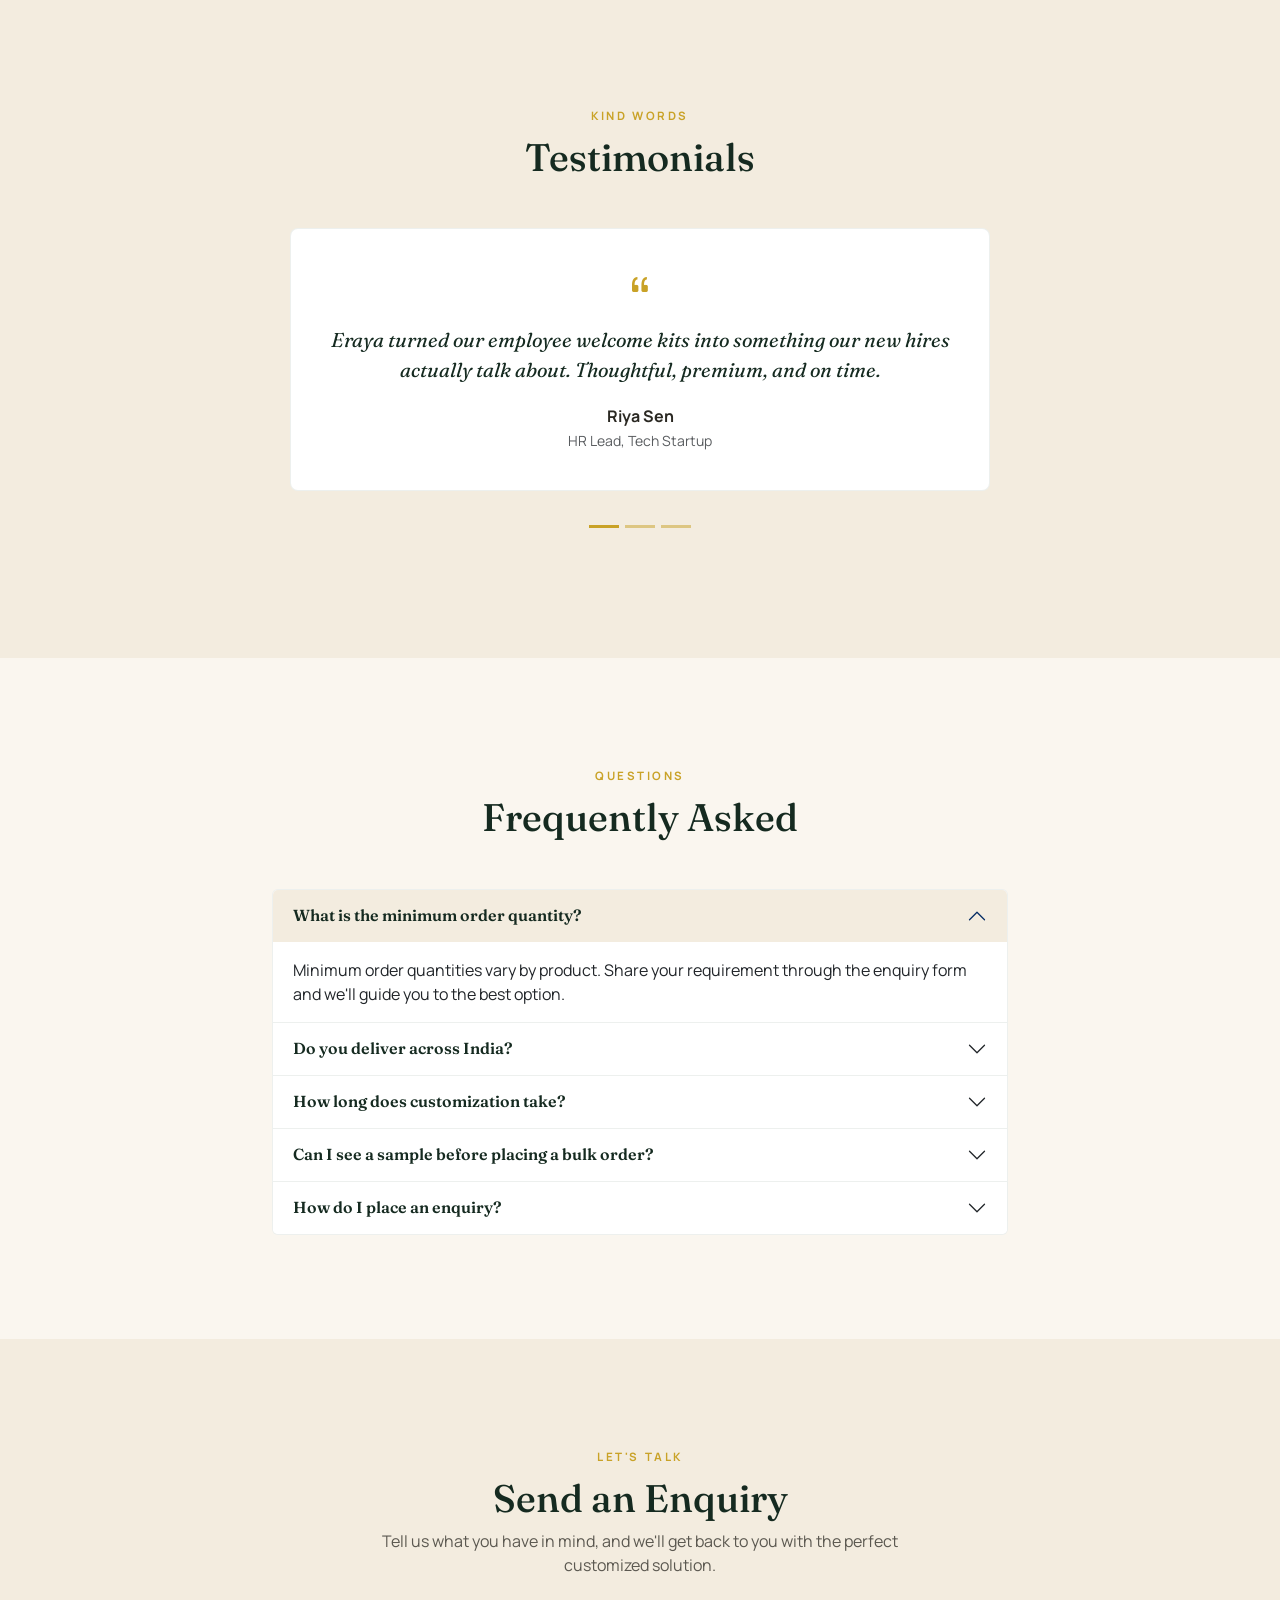
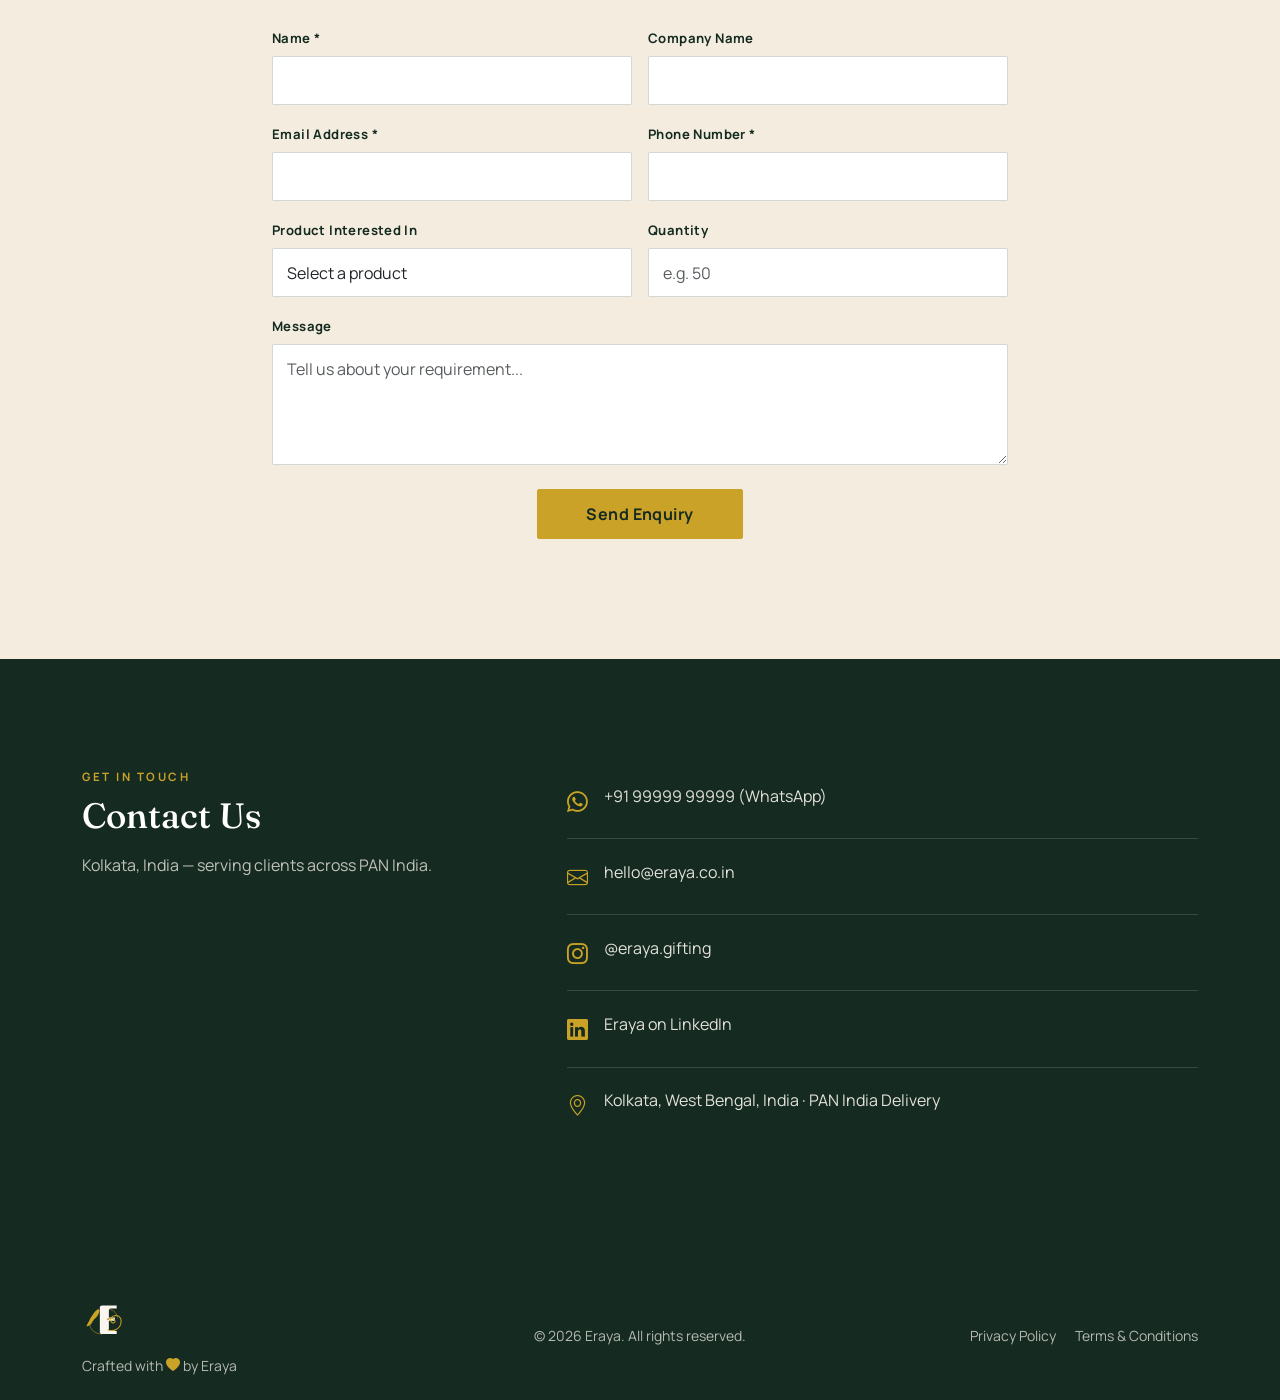
<file: demo.html>
<!DOCTYPE html>
<html lang="en">
<head>
<meta charset="UTF-8">
<meta name="viewport" content="width=device-width, initial-scale=1.0">
<title>Eraya — Redefining the Meaning of Gifting</title>
<meta name="description" content="Eraya crafts thoughtfully customized gifts for businesses and individuals — diaries, mugs, welcome kits, corporate gift boxes and more. PAN India delivery.">

<!-- Bootstrap 5 -->
<link href="https://cdn.jsdelivr.net/npm/bootstrap@5.3.3/dist/css/bootstrap.min.css" rel="stylesheet">
<!-- Bootstrap Icons -->
<link rel="stylesheet" href="https://cdn.jsdelivr.net/npm/bootstrap-icons@1.11.3/font/bootstrap-icons.css">
<!-- Fonts -->
<link rel="preconnect" href="https://fonts.googleapis.com">
<link href="https://fonts.googleapis.com/css2?family=Fraunces:opsz,wght@9..144,300;9..144,400;9..144,500;9..144,600;9..144,700&family=Manrope:wght@400;500;600;700;800&display=swap" rel="stylesheet">

<style>
  :root{
    --ivory:#FAF6EF;
    --ivory-deep:#F3ECDF;
    --forest:#1F3D2E;
    --forest-deep:#152A20;
    --sage:#6E8F72;
    --gold:#C9A227;
    --gold-soft:#E4CE7C;
    --charcoal:#2A2822;
    --charcoal-soft:#5B5850;
    --ribbon:#8E1F3B;
    --logo-dark:#2A2A2A;
  }

  *{box-sizing:border-box;}

  html{scroll-behavior:smooth;}

  body{
    font-family:'Manrope', sans-serif;
    color:var(--charcoal);
    background:var(--ivory);
    overflow-x:hidden;
  }

  h1,h2,h3,h4,.display-font{
    font-family:'Fraunces', serif;
    color:var(--forest-deep);
  }

  .eyebrow{
    font-family:'Manrope', sans-serif;
    font-weight:700;
    letter-spacing:.22em;
    text-transform:uppercase;
    font-size:.72rem;
    color:var(--gold);
  }

  .btn-gold{
    background:var(--gold);
    color:var(--forest-deep);
    border:1px solid var(--gold);
    font-weight:700;
    letter-spacing:.03em;
    padding:.75rem 1.75rem;
    border-radius:2px;
    transition:all .25s ease;
  }
  .btn-gold:hover{background:transparent;color:var(--gold);}

  .btn-outline-forest{
    border:1px solid var(--forest);
    color:var(--forest-deep);
    background:transparent;
    font-weight:700;
    letter-spacing:.03em;
    padding:.75rem 1.75rem;
    border-radius:2px;
    transition:all .25s ease;
  }
  .btn-outline-forest:hover{background:var(--forest);color:var(--ivory);}

  section{padding:6.5rem 0;}
  @media (max-width:768px){ section{padding:4rem 0;} }

  /* ===== NAV ===== */
  .navbar{
    background:rgba(250,246,239,.92);
    backdrop-filter:blur(8px);
    border-bottom:1px solid rgba(31,61,46,.08);
    transition:padding .3s ease;
  }
  .brand-mark{
    display:flex;align-items:center;gap:.55rem;
  }
  .brand-logo-svg{
    height:44px;width:auto;flex-shrink:0;
    transition:height .3s ease;
  }
  .nav-link{font-weight:600;color:var(--charcoal)!important;font-size:.92rem;}
  .nav-link:hover{color:var(--gold)!important;}

  /* ===== RIBBON DIVIDER (signature element) ===== */
  .ribbon-divider{
    position:relative;height:56px;display:flex;align-items:center;justify-content:center;
    overflow:hidden;
  }
  .ribbon-divider svg{width:100%;max-width:340px;height:auto;opacity:.85;}
  .ribbon-line{
    stroke:var(--gold); stroke-width:1.5; fill:none;
    stroke-dasharray:400; stroke-dashoffset:400;
    transition:stroke-dashoffset 1.4s ease;
  }
  .ribbon-line.in-view{stroke-dashoffset:0;}

  /* ===== HERO ===== */
  .hero{
    position:relative;
    min-height:100vh;
    display:flex;align-items:center;
    background:
      radial-gradient(ellipse at 20% 20%, rgba(201,162,39,.10), transparent 45%),
      radial-gradient(ellipse at 80% 80%, rgba(110,143,114,.14), transparent 50%),
      linear-gradient(180deg, var(--ivory) 0%, var(--ivory-deep) 100%);
    padding-top:6rem;
  }
  .hero .wrap-pattern{
    position:absolute;inset:0;pointer-events:none;
    background-image:
      repeating-linear-gradient(45deg, rgba(31,61,46,.035) 0 2px, transparent 2px 26px),
      repeating-linear-gradient(-45deg, rgba(31,61,46,.035) 0 2px, transparent 2px 26px);
  }
  .hero-badge{
    display:inline-flex;align-items:center;gap:.5rem;
    border:1px solid rgba(201,162,39,.5);
    padding:.4rem 1rem;border-radius:999px;
    font-size:.75rem;letter-spacing:.15em;text-transform:uppercase;font-weight:700;color:var(--forest);
    background:rgba(255,255,255,.5);
  }
  .hero h1{
    font-size:clamp(2.6rem, 5.5vw, 4.6rem);
    line-height:1.05;
    font-weight:600;
    margin:1.2rem 0 1.4rem;
  }
  .hero h1 em{font-style:italic;color:var(--gold);}
  .hero p.lead{
    font-size:1.15rem;color:var(--charcoal-soft);max-width:560px;
  }
  .hero-seal-float{
    position:absolute;
    animation:float 6s ease-in-out infinite;
  }
  @keyframes float{
    0%,100%{transform:translateY(0px) rotate(0deg);}
    50%{transform:translateY(-14px) rotate(4deg);}
  }
  .hero-visual{
    position:relative;height:460px;
  }
  .gift-card{
    position:absolute;background:#fff;border-radius:6px;
    box-shadow:0 24px 48px -18px rgba(21,42,32,.35);
    padding:1.1rem 1.3rem;
    border:1px solid rgba(31,61,46,.08);
  }
  .gift-card i{color:var(--gold);font-size:1.4rem;}

  /* ===== ABOUT ===== */
  .about-quote{
    font-family:'Fraunces',serif;font-style:italic;font-size:1.6rem;color:var(--forest-deep);
    border-left:3px solid var(--gold);padding-left:1.3rem;line-height:1.4;
  }

  /* ===== MISSION ===== */
  .mission-band{
    background:var(--forest-deep);
    color:var(--ivory);
    position:relative;
    overflow:hidden;
  }
  .mission-band::before{
    content:"";position:absolute;inset:0;
    background:radial-gradient(circle at 85% 20%, rgba(201,162,39,.15), transparent 55%);
  }
  .mission-band h2, .mission-band h3{color:#fff;}
  .mission-band .lead-text{color:rgba(250,246,239,.85);font-size:1.15rem;max-width:720px;}
  .mission-tag{
    font-family:'Fraunces',serif;font-style:italic;font-size:1.5rem;color:var(--gold-soft);
  }

  /* ===== PRODUCTS ===== */
  .product-card{
    background:#fff;border-radius:8px;overflow:hidden;
    border:1px solid rgba(31,61,46,.08);
    transition:transform .3s ease, box-shadow .3s ease;
    height:100%;
  }
  .product-card:hover{transform:translateY(-6px);box-shadow:0 22px 40px -20px rgba(21,42,32,.3);}
  .product-thumb{
    height:150px;
    display:flex;align-items:center;justify-content:center;
    background:linear-gradient(135deg, var(--ivory-deep), #fff);
    border-bottom:1px solid rgba(31,61,46,.06);
  }
  .product-thumb i{font-size:2.3rem;color:var(--forest);}
  .product-card .card-body{padding:1.1rem 1.2rem 1.3rem;}
  .product-card h6{font-family:'Fraunces',serif;font-weight:600;font-size:1.02rem;margin-bottom:.7rem;}
  .btn-enquire{
    font-size:.78rem;font-weight:700;letter-spacing:.05em;
    color:var(--forest-deep);border:1px solid var(--forest-deep);
    padding:.35rem .9rem;border-radius:2px;background:transparent;
    transition:all .2s ease;
  }
  .btn-enquire:hover{background:var(--forest-deep);color:#fff;}

  /* ===== WHY CHOOSE ===== */
  .why-card{
    padding:2rem 1.6rem;
    border:1px solid rgba(31,61,46,.08);
    border-radius:8px;
    background:#fff;
    height:100%;
    transition:border-color .25s ease, transform .25s ease;
  }
  .why-card:hover{border-color:var(--gold);transform:translateY(-4px);}
  .why-card i{font-size:1.7rem;color:var(--gold);margin-bottom:1rem;display:block;}
  .why-card h6{font-family:'Fraunces',serif;font-weight:600;margin-bottom:.5rem;}
  .why-card p{font-size:.9rem;color:var(--charcoal-soft);margin:0;}

  /* ===== FOUNDER ===== */
  .founder-photo-wrap{position:relative;}
  .founder-photo{
    width:100%;aspect-ratio:4/5;border-radius:8px;object-fit:cover;
    box-shadow:0 30px 60px -25px rgba(21,42,32,.4);
  }
  .founder-photo-frame{
    position:absolute;inset:16px -16px -16px 16px;
    border:2px solid var(--gold);
    border-radius:8px;z-index:-1;
  }
  .founder-avatar{
    width:100%;aspect-ratio:4/5;border-radius:8px;
    background:linear-gradient(145deg, var(--forest), var(--forest-deep));
    display:flex;align-items:center;justify-content:center;
    box-shadow:0 30px 60px -25px rgba(21,42,32,.4);
  }
  .founder-avatar span{
    font-family:'Fraunces',serif;font-size:5rem;color:var(--gold-soft);font-weight:500;
  }
  .founder-signature{font-family:'Fraunces',serif;font-style:italic;font-size:1.4rem;color:var(--gold);}
  .social-round{
    width:42px;height:42px;border-radius:50%;
    display:inline-flex;align-items:center;justify-content:center;
    border:1px solid var(--forest);color:var(--forest-deep);
    transition:all .2s ease;
  }
  .social-round:hover{background:var(--forest);color:#fff;}

  /* ===== GALLERY ===== */
  .gallery-tile{
    aspect-ratio:1/1;border-radius:6px;overflow:hidden;
    background:linear-gradient(135deg, var(--ivory-deep), #fff);
    display:flex;align-items:center;justify-content:center;
    border:1px solid rgba(31,61,46,.08);
    transition:transform .3s ease;
  }
  .gallery-tile:hover{transform:scale(1.03);}
  .gallery-tile i{font-size:1.8rem;color:var(--sage);}

  /* ===== TESTIMONIALS ===== */
  .testimonial-card{
    background:#fff;border:1px solid rgba(31,61,46,.08);border-radius:8px;
    padding:2.4rem 2rem;text-align:center;max-width:700px;margin:0 auto;
  }
  .testimonial-card i.quote-icon{font-size:1.6rem;color:var(--gold);}
  .testimonial-card p.msg{font-family:'Fraunces',serif;font-size:1.25rem;font-style:italic;color:var(--forest-deep);margin:1.2rem 0;}
  .carousel-indicators [data-bs-target]{background-color:var(--gold);}

  /* ===== FAQ ===== */
  .accordion-button{
    font-family:'Fraunces',serif;font-weight:600;color:var(--forest-deep);
    background:#fff;
  }
  .accordion-button:not(.collapsed){
    background:var(--ivory-deep);color:var(--forest-deep);box-shadow:none;
  }
  .accordion-button:focus{box-shadow:none;border-color:rgba(201,162,39,.4);}
  .accordion-item{border-color:rgba(31,61,46,.08);}

  /* ===== FORM ===== */
  .form-section{
    background:var(--ivory-deep);
  }
  .form-control, .form-select{
    border-radius:2px;border:1px solid rgba(31,61,46,.2);
    padding:.7rem .9rem;background:#fff;
  }
  .form-control:focus, .form-select:focus{
    border-color:var(--gold);box-shadow:0 0 0 .2rem rgba(201,162,39,.15);
  }
  .form-label{font-weight:700;font-size:.82rem;letter-spacing:.03em;color:var(--forest-deep);}

  /* ===== CONTACT ===== */
  .contact-item{
    display:flex;align-items:flex-start;gap:1rem;padding:1.3rem 0;
    border-bottom:1px solid rgba(250,246,239,.15);
  }
  .contact-item i{font-size:1.3rem;color:var(--gold);margin-top:.15rem;}
  .contact-item a, .contact-item span{color:rgba(250,246,239,.9);text-decoration:none;}
  .contact-item a:hover{color:var(--gold-soft);}

  /* ===== FLOATING BUTTONS ===== */
  .fab{
    position:fixed;right:22px;z-index:999;
    width:54px;height:54px;border-radius:50%;
    display:flex;align-items:center;justify-content:center;
    box-shadow:0 10px 24px -6px rgba(0,0,0,.35);
    transition:all .25s ease;
    text-decoration:none;
  }
  .fab-whatsapp{
    bottom:22px;background:#25D366;color:#fff;font-size:1.6rem;
  }
  .fab-whatsapp:hover{transform:scale(1.08);color:#fff;}
  .fab-top{
    bottom:88px;background:var(--forest-deep);color:var(--gold-soft);font-size:1.2rem;
    opacity:0;pointer-events:none;
  }
  .fab-top.show{opacity:1;pointer-events:auto;}
  .fab-top:hover{background:var(--gold);color:var(--forest-deep);}

  /* ===== FOOTER ===== */
  footer{background:var(--forest-deep);color:rgba(250,246,239,.7);padding:3rem 0 1.5rem;}
  footer a{color:rgba(250,246,239,.7);text-decoration:none;}
  footer a:hover{color:var(--gold-soft);}
  footer .brand-logo-svg{height:52px;}

  /* Reveal on scroll */
  .reveal{opacity:0;transform:translateY(24px);transition:opacity .7s ease, transform .7s ease;}
  .reveal.in-view{opacity:1;transform:translateY(0);}

  @media (prefers-reduced-motion: reduce){
    html{scroll-behavior:auto;}
    .reveal, .ribbon-line, .hero-seal-float{transition:none!important;animation:none!important;opacity:1!important;transform:none!important;stroke-dashoffset:0!important;}
  }

  ::selection{background:var(--gold-soft);color:var(--forest-deep);}
</style>

</head>
<body>

<!-- ===================== NAVBAR ===================== -->
<nav class="navbar navbar-expand-lg fixed-top py-3">
  <div class="container">
    <a class="navbar-brand brand-mark" href="#home">
      <svg class="brand-logo-svg" viewBox="0 0 300 300" xmlns="http://www.w3.org/2000/svg">
        <!-- Gold leaf flourish -->
        <g fill="#C9A227">
          <path d="M95 80 C70 95 55 120 50 150 C75 140 95 120 100 95 Z"/>
          <path d="M75 105 C55 118 42 138 38 162 C60 155 76 138 80 118 Z"/>
          <path d="M60 135 C42 145 30 162 26 182 C46 176 60 162 64 145 Z"/>
        </g>
        <!-- Gold circular flourish line -->
        <path d="M60 150 C60 110 95 80 140 80 C175 80 200 100 205 130" fill="none" stroke="#C9A227" stroke-width="3"/>
        <path d="M45 165 C45 200 75 225 115 225" fill="none" stroke="#C9A227" stroke-width="3"/>
        <!-- Serif E -->
        <path d="M115 60 L200 60 L200 78 L165 78 C158 78 155 82 155 90 L155 130 L190 130 L190 148 L155 148 L155 195 C155 203 158 207 165 207 L200 207 L200 225 L115 225 C108 225 103 220 103 213 L103 72 C103 65 108 60 115 60 Z" fill="var(--logo-dark)"/>
        <!-- Cursive gold r flourish -->
        <path d="M150 140 C165 130 185 132 190 148 C195 162 178 165 168 155 C160 147 165 130 180 122 C205 110 230 130 225 160 C220 195 180 215 150 200" fill="none" stroke="#C9A227" stroke-width="6" stroke-linecap="round"/>
        <!-- gold dot -->
        <circle cx="150" cy="140" r="6" fill="#C9A227"/>
      </svg>
    </a>
    <button class="navbar-toggler" type="button" data-bs-toggle="collapse" data-bs-target="#navMenu">
      <span class="navbar-toggler-icon"></span>
    </button>
    <div class="collapse navbar-collapse justify-content-end" id="navMenu">
      <ul class="navbar-nav gap-lg-4 text-center">
        <li class="nav-item"><a class="nav-link" href="#about">About</a></li>
        <li class="nav-item"><a class="nav-link" href="#products">Products</a></li>
        <li class="nav-item"><a class="nav-link" href="#why">Why Eraya</a></li>
        <li class="nav-item"><a class="nav-link" href="#founder">Founder</a></li>
        <li class="nav-item"><a class="nav-link" href="#gallery">Gallery</a></li>
        <li class="nav-item"><a class="nav-link" href="#faq">FAQ</a></li>
        <li class="nav-item mt-2 mt-lg-0">
          <a class="btn btn-gold btn-sm" href="#enquire">Enquire Now</a>
        </li>
      </ul>
    </div>
  </div>
</nav>

<!-- ===================== HERO ===================== -->
<header class="hero" id="home">
  <div class="wrap-pattern"></div>
  <div class="container position-relative">
    <div class="row align-items-center g-5">
      <div class="col-lg-6">
        <span class="hero-badge"><i class="bi bi-gift"></i> Custom Gifting Studio · PAN India</span>
        <h1>Redefining the<br>Meaning of <em>Gifting</em></h1>
        <p class="lead">At Eraya, we transform everyday products into meaningful experiences through thoughtful customization for businesses and individuals.</p>
        <div class="d-flex flex-wrap gap-3 mt-4">
          <a href="#products" class="btn btn-gold">Explore Products</a>
          <a href="https://wa.me/919999999999?text=Hi%20Eraya%2C%20I%27d%20like%20to%20know%20more%20about%20your%20customized%20gifting%20options." target="_blank" class="btn btn-outline-forest"><i class="bi bi-whatsapp me-2"></i>Chat on WhatsApp</a>
        </div>
      </div>
      <div class="col-lg-6">
        <div class="hero-visual d-none d-lg-block">
          <div class="gift-card" style="top:10%; left:8%; width:210px;">
            <i class="bi bi-journal-bookmark"></i>
            <h6 class="display-font mt-2 mb-1" style="font-size:1.05rem;">Customized Diaries</h6>
            <small class="text-muted">Corporate & personal keepsakes</small>
          </div>
          <div class="gift-card hero-seal-float" style="top:38%; left:38%; width:230px; animation-delay:1s;">
            <i class="bi bi-cup-hot"></i>
            <h6 class="display-font mt-2 mb-1" style="font-size:1.05rem;">Corporate Gift Boxes</h6>
            <small class="text-muted">Curated welcome & appreciation kits</small>
          </div>
          <div class="gift-card" style="top:66%; left:6%; width:200px;">
            <i class="bi bi-bag-heart"></i>
            <h6 class="display-font mt-2 mb-1" style="font-size:1.05rem;">Tote Bags</h6>
            <small class="text-muted">Everyday, made personal</small>
          </div>
        </div>
      </div>
    </div>
  </div>
</header>

<div class="ribbon-divider">
  <svg viewBox="0 0 340 40"><path class="ribbon-line" d="M0,20 C60,0 100,40 170,20 C240,0 280,40 340,20" /></svg>
</div>

<!-- ===================== ABOUT ===================== -->
<section id="about">
  <div class="container">
    <div class="row g-5 align-items-center">
      <div class="col-lg-5 reveal">
        <span class="eyebrow">About Eraya</span>
        <h2 class="mt-2 mb-4" style="font-size:2.4rem;">More Than<br>Customization</h2>
        <p class="about-quote">Gifting should be remembered, not forgotten.</p>
      </div>
      <div class="col-lg-7 reveal">
        <p style="font-size:1.05rem; color:var(--charcoal-soft); line-height:1.85;">We're building a brand that transforms ordinary products into meaningful experiences. Every design, every detail, and every customization is created with purpose — helping businesses strengthen relationships and individuals celebrate life's special moments.</p>
        <p style="font-size:1.05rem; color:var(--charcoal-soft); line-height:1.85;">Whether it's welcoming a new employee, appreciating a client, celebrating a milestone, or creating a personal keepsake, our mission is simple:</p>
        <p class="display-font fs-4 fst-italic" style="color:var(--forest-deep);">To make every gift meaningful.</p>
      </div>
    </div>
  </div>
</section>

<!-- ===================== MISSION ===================== -->
<section class="mission-band">
  <div class="container position-relative">
    <div class="row justify-content-center text-center">
      <div class="col-lg-8 reveal">
        <span class="eyebrow">Our Mission</span>
        <h2 class="mt-2 mb-4" style="font-size:2.3rem;">Turning Ordinary Gestures Into<br>Unforgettable Memories</h2>
        <p class="lead-text mx-auto">We believe a gift should be more than just an item — it should tell a story, strengthen relationships, and make people feel genuinely valued. Through thoughtful customization, premium craftsmanship, and attention to every detail, we help businesses and individuals create moments that leave a lasting impression.</p>
        <p class="mission-tag mt-4">Every product we create is driven by one purpose.</p>
      </div>
    </div>
  </div>
</section>

<!-- ===================== PRODUCTS ===================== -->
<section id="products">
  <div class="container">
    <div class="text-center mb-5 reveal">
      <span class="eyebrow">What We Craft</span>
      <h2 class="mt-2" style="font-size:2.4rem;">Our Products</h2>
      <p class="mx-auto" style="max-width:560px; color:var(--charcoal-soft);">Every item, fully customizable — designed to carry your story, your brand, and your appreciation.</p>
    </div>
    <div class="row g-4" id="productGrid">
      <!-- product cards injected by JS -->
    </div>
  </div>
</section>

<div class="ribbon-divider">
  <svg viewBox="0 0 340 40"><path class="ribbon-line" d="M0,20 C60,40 100,0 170,20 C240,40 280,0 340,20" /></svg>
</div>

<!-- ===================== WHY CHOOSE ===================== -->
<section id="why">
  <div class="container">
    <div class="text-center mb-5 reveal">
      <span class="eyebrow">Why Eraya</span>
      <h2 class="mt-2" style="font-size:2.4rem;">Why Choose Us</h2>
    </div>
    <div class="row g-4">
      <div class="col-md-6 col-lg-4 reveal"><div class="why-card"><i class="bi bi-brush"></i><h6>Fully Customized Solutions</h6><p>Every product tailored to your story and brand.</p></div></div>
      <div class="col-md-6 col-lg-4 reveal"><div class="why-card"><i class="bi bi-gem"></i><h6>Premium Quality Products</h6><p>Materials and craftsmanship built to last and impress.</p></div></div>
      <div class="col-md-6 col-lg-4 reveal"><div class="why-card"><i class="bi bi-people"></i><h6>Corporate & Personal Gifting</h6><p>From boardrooms to birthdays, one studio for it all.</p></div></div>
      <div class="col-md-6 col-lg-4 reveal"><div class="why-card"><i class="bi bi-truck"></i><h6>PAN India Delivery</h6><p>Wherever you are, we deliver reliably and on time.</p></div></div>
      <div class="col-md-6 col-lg-4 reveal"><div class="why-card"><i class="bi bi-box-seam"></i><h6>Bulk Order Support</h6><p>Seamless handling for large corporate orders.</p></div></div>
      <div class="col-md-6 col-lg-4 reveal"><div class="why-card"><i class="bi bi-lightning-charge"></i><h6>Fast Turnaround Time</h6><p>Meaningful gifts, delivered without the wait.</p></div></div>
      <div class="col-md-6 col-lg-4 reveal"><div class="why-card"><i class="bi bi-chat-heart"></i><h6>Personalized Consultation</h6><p>We guide you to the gift that fits the moment.</p></div></div>
    </div>
  </div>
</section>

<!-- ===================== FOUNDER ===================== -->
<section id="founder" style="background:var(--ivory-deep);">
  <div class="container">
    <div class="row g-5 align-items-center">
      <div class="col-lg-5 reveal">
        <div class="founder-photo-wrap">
          <div class="founder-photo-frame"></div>
          <div class="founder-avatar"><span>MS</span></div>
        </div>
      </div>
      <div class="col-lg-7 reveal">
        <span class="eyebrow">Meet the Founder</span>
        <h2 class="mt-2 mb-3" style="font-size:2.2rem;">Hi, I'm Mahek Shaw.</h2>
        <p class="fw-semibold" style="color:var(--forest);">Founder of Eraya.</p>
        <p style="color:var(--charcoal-soft); line-height:1.85;">I've always believed that the most meaningful gifts aren't the most expensive — they're the ones that make someone feel seen, appreciated, and remembered. That's why I'm building Eraya: to redefine the way people think about customized gifting.</p>
        <p style="color:var(--charcoal-soft); line-height:1.85;">For me, customization isn't simply about adding a logo or printing a name. It's about creating something that reflects your story, your values, and the relationships you want to strengthen. Whether it's a business celebrating its employees or someone looking for the perfect personalized gift, I want every creation from Eraya to leave a lasting impression.</p>
        <p style="color:var(--charcoal-soft);">Thank you for being part of this journey. Let's create something meaningful together.</p>
        <p class="founder-signature mt-3 mb-1">— Mahek Shaw</p>
        <p class="text-uppercase small fw-bold" style="letter-spacing:.1em; color:var(--charcoal-soft);">Founder, Eraya</p>
        <div class="d-flex gap-3 mt-4">
          <a href="#" target="_blank" class="social-round"><i class="bi bi-linkedin"></i></a>
          <a href="#" target="_blank" class="social-round"><i class="bi bi-instagram"></i></a>
        </div>
      </div>
    </div>
  </div>
</section>

<!-- ===================== GALLERY ===================== -->
<section id="gallery">
  <div class="container">
    <div class="text-center mb-5 reveal">
      <span class="eyebrow">Our Craft</span>
      <h2 class="mt-2" style="font-size:2.4rem;">Gallery of Previous Work</h2>
    </div>
    <div class="row g-3" id="galleryGrid"></div>
  </div>
</section>

<!-- ===================== TESTIMONIALS ===================== -->
<section style="background:var(--ivory-deep);">
  <div class="container">
    <div class="text-center mb-5 reveal">
      <span class="eyebrow">Kind Words</span>
      <h2 class="mt-2" style="font-size:2.4rem;">Testimonials</h2>
    </div>
    <div id="testimonialCarousel" class="carousel slide reveal" data-bs-ride="carousel">
      <div class="carousel-inner">
        <div class="carousel-item active">
          <div class="testimonial-card">
            <i class="bi bi-quote quote-icon"></i>
            <p class="msg">Eraya turned our employee welcome kits into something our new hires actually talk about. Thoughtful, premium, and on time.</p>
            <p class="fw-bold mb-0">Riya Sen</p>
            <small class="text-muted">HR Lead, Tech Startup</small>
          </div>
        </div>
        <div class="carousel-item">
          <div class="testimonial-card">
            <i class="bi bi-quote quote-icon"></i>
            <p class="msg">The customized diaries and mugs for our client appreciation drive felt personal, not promotional. Exactly what we needed.</p>
            <p class="fw-bold mb-0">Arjun Mehta</p>
            <small class="text-muted">Founder, D2C Brand</small>
          </div>
        </div>
        <div class="carousel-item">
          <div class="testimonial-card">
            <i class="bi bi-quote quote-icon"></i>
            <p class="msg">From consultation to delivery, the process felt effortless. Our corporate gift boxes were a genuine hit.</p>
            <p class="fw-bold mb-0">Neha Kapoor</p>
            <small class="text-muted">Operations Manager</small>
          </div>
        </div>
      </div>
      <div class="carousel-indicators position-relative mt-4">
        <button type="button" data-bs-target="#testimonialCarousel" data-bs-slide-to="0" class="active"></button>
        <button type="button" data-bs-target="#testimonialCarousel" data-bs-slide-to="1"></button>
        <button type="button" data-bs-target="#testimonialCarousel" data-bs-slide-to="2"></button>
      </div>
    </div>
  </div>
</section>

<!-- ===================== FAQ ===================== -->
<section id="faq">
  <div class="container">
    <div class="text-center mb-5 reveal">
      <span class="eyebrow">Questions</span>
      <h2 class="mt-2" style="font-size:2.4rem;">Frequently Asked</h2>
    </div>
    <div class="row justify-content-center">
      <div class="col-lg-8 reveal">
        <div class="accordion" id="faqAccordion">
          <div class="accordion-item">
            <h2 class="accordion-header"><button class="accordion-button" type="button" data-bs-toggle="collapse" data-bs-target="#faq1">What is the minimum order quantity?</button></h2>
            <div id="faq1" class="accordion-collapse collapse show" data-bs-parent="#faqAccordion"><div class="accordion-body">Minimum order quantities vary by product. Share your requirement through the enquiry form and we'll guide you to the best option.</div></div>
          </div>
          <div class="accordion-item">
            <h2 class="accordion-header"><button class="accordion-button collapsed" type="button" data-bs-toggle="collapse" data-bs-target="#faq2">Do you deliver across India?</button></h2>
            <div id="faq2" class="accordion-collapse collapse" data-bs-parent="#faqAccordion"><div class="accordion-body">Yes, we deliver PAN India from our base in Kolkata, with reliable timelines for both individual and bulk corporate orders.</div></div>
          </div>
          <div class="accordion-item">
            <h2 class="accordion-header"><button class="accordion-button collapsed" type="button" data-bs-toggle="collapse" data-bs-target="#faq3">How long does customization take?</button></h2>
            <div id="faq3" class="accordion-collapse collapse" data-bs-parent="#faqAccordion"><div class="accordion-body">Turnaround depends on product and quantity. Most orders are completed within a few business days after design approval.</div></div>
          </div>
          <div class="accordion-item">
            <h2 class="accordion-header"><button class="accordion-button collapsed" type="button" data-bs-toggle="collapse" data-bs-target="#faq4">Can I see a sample before placing a bulk order?</button></h2>
            <div id="faq4" class="accordion-collapse collapse" data-bs-parent="#faqAccordion"><div class="accordion-body">Absolutely. We recommend a sample review for bulk and corporate orders — just mention it in your enquiry.</div></div>
          </div>
          <div class="accordion-item">
            <h2 class="accordion-header"><button class="accordion-button collapsed" type="button" data-bs-toggle="collapse" data-bs-target="#faq5">How do I place an enquiry?</button></h2>
            <div id="faq5" class="accordion-collapse collapse" data-bs-parent="#faqAccordion"><div class="accordion-body">Fill out the enquiry form below, message us on WhatsApp, or email us directly — whichever is easiest for you.</div></div>
          </div>
        </div>
      </div>
    </div>
  </div>
</section>

<!-- ===================== ENQUIRY FORM ===================== -->
<section id="enquire" class="form-section">
  <div class="container">
    <div class="text-center mb-5 reveal">
      <span class="eyebrow">Let's Talk</span>
      <h2 class="mt-2" style="font-size:2.4rem;">Send an Enquiry</h2>
      <p class="mx-auto" style="max-width:560px; color:var(--charcoal-soft);">Tell us what you have in mind, and we'll get back to you with the perfect customized solution.</p>
    </div>
    <div class="row justify-content-center reveal">
      <div class="col-lg-8">
        <form id="enquiryForm" class="row g-3" novalidate>
          <div class="col-md-6">
            <label class="form-label">Name *</label>
            <input type="text" class="form-control" name="name" required>
          </div>
          <div class="col-md-6">
            <label class="form-label">Company Name</label>
            <input type="text" class="form-control" name="company">
          </div>
          <div class="col-md-6">
            <label class="form-label">Email Address *</label>
            <input type="email" class="form-control" name="email" required>
          </div>
          <div class="col-md-6">
            <label class="form-label">Phone Number *</label>
            <input type="tel" class="form-control" name="phone" required>
          </div>
          <div class="col-md-6">
            <label class="form-label">Product Interested In</label>
            <select class="form-select" name="product">
              <option selected disabled>Select a product</option>
              <option>Customized Diaries</option><option>Mugs</option><option>Pens</option>
              <option>T-Shirts</option><option>Business Cards</option><option>ID Cards</option>
              <option>Certificates</option><option>Stickers</option><option>Welcome Kits</option>
              <option>Corporate Gift Boxes</option><option>Bottles</option><option>Keychains</option>
              <option>Tote Bags</option><option>Notebooks</option><option>Office Stationery</option>
              <option>Employee Joining Kits</option><option>Client Appreciation Gifts</option>
              <option>Other</option>
            </select>
          </div>
          <div class="col-md-6">
            <label class="form-label">Quantity</label>
            <input type="number" min="1" class="form-control" name="quantity" placeholder="e.g. 50">
          </div>
          <div class="col-12">
            <label class="form-label">Message</label>
            <textarea class="form-control" name="message" rows="4" placeholder="Tell us about your requirement..."></textarea>
          </div>
          <div class="col-12 text-center pt-2">
            <button type="submit" class="btn btn-gold px-5">Send Enquiry</button>
            <p id="formStatus" class="small mt-3 mb-0" style="color:var(--forest);"></p>
          </div>
        </form>
      </div>
    </div>
  </div>
</section>

<!-- ===================== CONTACT ===================== -->
<section id="contact" style="background:var(--forest-deep); color:var(--ivory);">
  <div class="container">
    <div class="row g-5">
      <div class="col-lg-5 reveal">
        <span class="eyebrow">Get In Touch</span>
        <h2 class="mt-2 mb-3" style="color:#fff; font-size:2.2rem;">Contact Us</h2>
        <p style="color:rgba(250,246,239,.75);">Kolkata, India — serving clients across PAN India.</p>
      </div>
      <div class="col-lg-7 reveal">
        <div class="contact-item">
          <i class="bi bi-whatsapp"></i>
          <a href="https://wa.me/919999999999" target="_blank">+91 99999 99999 (WhatsApp)</a>
        </div>
        <div class="contact-item">
          <i class="bi bi-envelope"></i>
          <a href="mailto:hello@eraya.co.in">hello@eraya.co.in</a>
        </div>
        <div class="contact-item">
          <i class="bi bi-instagram"></i>
          <a href="#" target="_blank">@eraya.gifting</a>
        </div>
        <div class="contact-item">
          <i class="bi bi-linkedin"></i>
          <a href="#" target="_blank">Eraya on LinkedIn</a>
        </div>
        <div class="contact-item" style="border-bottom:none;">
          <i class="bi bi-geo-alt"></i>
          <span>Kolkata, West Bengal, India · PAN India Delivery</span>
        </div>
      </div>
    </div>
  </div>
</section>

<!-- ===================== FOOTER ===================== -->
<footer>
  <div class="container">
    <div class="row align-items-center g-4">
      <div class="col-md-4">
        <div class="brand-mark mb-2">
          <svg class="brand-logo-svg" viewBox="0 0 300 300" xmlns="http://www.w3.org/2000/svg">
            <g fill="#C9A227">
              <path d="M95 80 C70 95 55 120 50 150 C75 140 95 120 100 95 Z"/>
              <path d="M75 105 C55 118 42 138 38 162 C60 155 76 138 80 118 Z"/>
              <path d="M60 135 C42 145 30 162 26 182 C46 176 60 162 64 145 Z"/>
            </g>
            <path d="M60 150 C60 110 95 80 140 80 C175 80 200 100 205 130" fill="none" stroke="#C9A227" stroke-width="3"/>
            <path d="M45 165 C45 200 75 225 115 225" fill="none" stroke="#C9A227" stroke-width="3"/>
            <path d="M115 60 L200 60 L200 78 L165 78 C158 78 155 82 155 90 L155 130 L190 130 L190 148 L155 148 L155 195 C155 203 158 207 165 207 L200 207 L200 225 L115 225 C108 225 103 220 103 213 L103 72 C103 65 108 60 115 60 Z" fill="#FAF6EF"/>
            <path d="M150 140 C165 130 185 132 190 148 C195 162 178 165 168 155 C160 147 165 130 180 122 C205 110 230 130 225 160 C220 195 180 215 150 200" fill="none" stroke="#C9A227" stroke-width="6" stroke-linecap="round"/>
            <circle cx="150" cy="140" r="6" fill="#C9A227"/>
          </svg>
        </div>
        <p class="small mb-0">Crafted with <i class="bi bi-heart-fill" style="color:var(--gold);"></i> by Eraya</p>
      </div>
      <div class="col-md-4 text-md-center">
        <p class="small mb-0">&copy; <span id="year"></span> Eraya. All rights reserved.</p>
      </div>
      <div class="col-md-4 text-md-end">
        <a href="#" class="small me-3">Privacy Policy</a>
        <a href="#" class="small">Terms &amp; Conditions</a>
      </div>
    </div>
  </div>
</footer>

<!-- ===================== FLOATING BUTTONS ===================== -->
<a href="https://wa.me/919999999999?text=Hi%20Eraya%2C%20I%27d%20like%20to%20enquire%20about%20your%20products." target="_blank" class="fab fab-whatsapp" aria-label="Chat on WhatsApp"><i class="bi bi-whatsapp"></i></a>
<button class="fab fab-top" id="backToTop" aria-label="Back to top"><i class="bi bi-arrow-up"></i></button>

<!-- Bootstrap JS -->
<script src="https://cdn.jsdelivr.net/npm/bootstrap@5.3.3/dist/js/bootstrap.bundle.min.js"></script>

<script>
document.getElementById('year').textContent = new Date().getFullYear();

// ---- Product data ----
const products = [
  {name:"Customized Diaries", icon:"bi-journal-bookmark"},
  {name:"Mugs", icon:"bi-cup-hot"},
  {name:"Pens", icon:"bi-pen"},
  {name:"T-Shirts", icon:"bi-shirt"},
  {name:"Business Cards", icon:"bi-person-vcard"},
  {name:"ID Cards", icon:"bi-credit-card-2-front"},
  {name:"Certificates", icon:"bi-award"},
  {name:"Stickers", icon:"bi-stickies"},
  {name:"Welcome Kits", icon:"bi-box2-heart"},
  {name:"Corporate Gift Boxes", icon:"bi-gift"},
  {name:"Bottles", icon:"bi-cup-straw"},
  {name:"Keychains", icon:"bi-key"},
  {name:"Tote Bags", icon:"bi-bag-heart"},
  {name:"Notebooks", icon:"bi-journal-text"},
  {name:"Office Stationery", icon:"bi-pencil"},
  {name:"Employee Joining Kits", icon:"bi-briefcase"},
  {name:"Client Appreciation Gifts", icon:"bi-heart"}
];

const productGrid = document.getElementById('productGrid');
products.forEach(p=>{
  const col = document.createElement('div');
  col.className = "col-6 col-md-4 col-lg-3 reveal";
  col.innerHTML = `
    <div class="product-card">
      <div class="product-thumb"><i class="bi ${p.icon}"></i></div>
      <div class="card-body">
        <h6>${p.name}</h6>
        <button class="btn btn-enquire" onclick="enquireAbout('${p.name}')">Enquire Now</button>
      </div>
    </div>`;
  productGrid.appendChild(col);
});

function enquireAbout(name){
  const form = document.getElementById('enquiryForm');
  const select = form.querySelector('[name="product"]');
  for(const opt of select.options){ if(opt.value === name){ select.value = name; break; } }
  document.getElementById('enquire').scrollIntoView({behavior:'smooth'});
  form.querySelector('[name="name"]').focus({preventScroll:true});
}

// ---- Gallery placeholder tiles ----
const galleryIcons = ["bi-cup-hot","bi-journal-bookmark","bi-gift","bi-bag-heart","bi-award","bi-pen","bi-box2-heart","bi-shirt"];
const galleryGrid = document.getElementById('galleryGrid');
galleryIcons.forEach(icon=>{
  const col = document.createElement('div');
  col.className = "col-6 col-md-3 reveal";
  col.innerHTML = `<div class="gallery-tile"><i class="bi ${icon}"></i></div>`;
  galleryGrid.appendChild(col);
});

// ---- Scroll reveal ----
const revealEls = document.querySelectorAll('.reveal');
const ribbonLines = document.querySelectorAll('.ribbon-line');
const observer = new IntersectionObserver((entries)=>{
  entries.forEach(entry=>{
    if(entry.isIntersecting){ entry.target.classList.add('in-view'); }
  });
},{threshold:0.15});
revealEls.forEach(el=>observer.observe(el));
ribbonLines.forEach(el=>observer.observe(el));

// ---- Back to top ----
const backToTop = document.getElementById('backToTop');
window.addEventListener('scroll', ()=>{
  if(window.scrollY > 500){ backToTop.classList.add('show'); } else { backToTop.classList.remove('show'); }
});
backToTop.addEventListener('click', ()=> window.scrollTo({top:0, behavior:'smooth'}));

// ---- Enquiry form: mailto handoff ----
const enquiryForm = document.getElementById('enquiryForm');
const formStatus = document.getElementById('formStatus');
enquiryForm.addEventListener('submit', function(e){
  e.preventDefault();
  if(!enquiryForm.checkValidity()){
    enquiryForm.reportValidity();
    return;
  }
  const data = Object.fromEntries(new FormData(enquiryForm).entries());
  const subject = encodeURIComponent(`New Enquiry from ${data.name || 'Website Visitor'}`);
  const body = encodeURIComponent(
`Name: ${data.name || ''}
Company: ${data.company || ''}
Email: ${data.email || ''}
Phone: ${data.phone || ''}
Product Interested In: ${data.product || ''}
Quantity: ${data.quantity || ''}
Message: ${data.message || ''}`
  );
  window.location.href = `mailto:hello@eraya.co.in?subject=${subject}&body=${body}`;
  formStatus.textContent = "Opening your email app to send the enquiry to hello@eraya.co.in...";
});

// ---- Navbar shrink on scroll ----
const nav = document.querySelector('.navbar');
window.addEventListener('scroll', ()=>{
  nav.style.paddingTop = window.scrollY > 40 ? '.5rem' : '1rem';
  nav.style.paddingBottom = window.scrollY > 40 ? '.5rem' : '1rem';
});
</script>
</body>
</html>
</file>
<file: assets/style.css>
/* =================================================================
   ERAYA — STYLESHEET  ·  "The Gift Tag" identity
   ================================================================= */


/* =================================================================
   01. DESIGN TOKENS
   ================================================================= */
:root {
  --paper:        #F6F1E3;
  --paper-deep:   #ECE1C6;
  --ink:          #241F16;
  --ink-soft:     #5C5340;
  --pine:         #1B3A2B;
  --pine-deep:    #0F2419;
  --pine-soft:    #4C7160;
  --ribbon:       #7B2233;
  --ribbon-deep:  #591724;
  --ribbon-soft:  #C77E8B;
  --brass:        #B8923F;
  --brass-soft:   #E4CE94;
  --shadow-sm: 0 6px 18px -10px rgba(15, 36, 25, .35);
  --shadow-md: 0 22px 42px -18px rgba(15, 36, 25, .40);
  --shadow-lg: 0 34px 64px -26px rgba(15, 36, 25, .48);
  --ease: cubic-bezier(.22, .61, .36, 1);
  --ivory: var(--paper);
  --ivory-deep: var(--paper-deep);
  --forest: var(--pine);
  --forest-deep: var(--pine-deep);
  --charcoal: var(--ink);
  --charcoal-soft: var(--ink-soft);
  --gold: var(--brass);
  --gold-soft: var(--brass-soft);
}


/* =================================================================
   02. FONTS & TYPE SCALE
   ================================================================= */
:root {
  --fs-display-xl: clamp(2.6rem, 3vw + 2rem, 4.4rem);
  --fs-display-lg: clamp(2rem, 1.6vw + 1.5rem, 2.6rem);
  --fs-display-md: clamp(1.4rem, .8vw + 1.2rem, 1.75rem);
}

*, *::before, *::after { box-sizing: border-box; }

html { scroll-behavior: smooth; overflow-x: hidden; }

body {
  font-family: 'Manrope', -apple-system, sans-serif;
  font-size: 1rem;
  font-weight: 450;
  line-height: 1.7;
  color: var(--ink);
  background: var(--paper);
  overflow-x: hidden;
  -webkit-font-smoothing: antialiased;
}

body::before {
  content: "";
  position: fixed; inset: 0; z-index: -1; pointer-events: none;
  background-image:
    radial-gradient(rgba(36, 31, 22, .05) 1px, transparent 1px);
  background-size: 3px 3px;
  opacity: .5;
}

h1, h2, h3, h4, .display-font {
  font-family: 'Fraunces', 'Georgia', serif;
  font-optical-sizing: auto;
  color: var(--pine-deep);
  font-weight: 560;
  line-height: 1.1;
  letter-spacing: -0.01em;
  margin-bottom: 0;
}
h2 { font-size: var(--fs-display-lg); }

p { color: var(--ink-soft); }

::selection { background: var(--brass-soft); color: var(--pine-deep); }

a { text-decoration: none; }
img { max-width: 100%; display: block; }


/* =================================================================
   03. RESET & BASE
   ================================================================= */
section { padding: 7rem 0; }
@media (max-width: 768px) { section { padding: 4.5rem 0; } }

.about-section p,
.products p,
.mission-band .lead-text {
  font-family: 'Manrope', sans-serif;
  font-size: 1.12rem;
  color: var(--ink-soft);
  line-height: 1.85;
}


/* =================================================================
   04. TAG LABEL
   ================================================================= */
.eyebrow {
  position: relative;
  display: inline-flex;
  align-items: center;
  gap: .5rem;
  font-family: 'Space Mono', monospace;
  font-weight: 700;
  letter-spacing: .16em;
  text-transform: uppercase;
  font-size: .7rem;
  color: var(--ribbon-deep);
  background: #fff;
  border: 1px solid rgba(123, 34, 51, .35);
  padding: .4rem 1rem .4rem 1.6rem;
  border-radius: 3px;
  transform: rotate(-2deg);
  box-shadow: var(--shadow-sm);
}
.eyebrow::before {
  content: "";
  position: absolute;
  left: .55rem; top: 50%;
  width: 6px; height: 6px;
  border-radius: 50%;
  border: 1px solid var(--ribbon-deep);
  background: var(--paper);
  transform: translateY(-50%);
}
.eyebrow::after {
  content: "";
  position: absolute;
  left: -14px; top: -10px;
  width: 18px; height: 18px;
  border: 1.5px solid var(--brass);
  border-radius: 50%;
  border-right-color: transparent;
  border-bottom-color: transparent;
  transform: rotate(45deg);
  opacity: .8;
}


/* =================================================================
   05. BUTTONS
   ================================================================= */
.btn {
  font-family: 'Space Mono', monospace;
  font-weight: 700;
  font-size: .82rem;
  letter-spacing: .04em;
  text-transform: uppercase;
  border-radius: 999px;
  padding: .95rem 2rem;
  transition: transform .25s var(--ease), box-shadow .25s var(--ease);
}
.btn:hover { transform: translateY(-2px); }

.head-button a {
  background: var(--pine-deep);
  border-radius: 999px;
  font-family: 'Space Mono', monospace;
  font-weight: 700;
  font-size: .74rem;
  letter-spacing: .04em;
  text-transform: uppercase;
  padding: .6rem 1.4rem;
  color: var(--paper);
  box-shadow: var(--shadow-sm);
}
.head-button a:hover { box-shadow: var(--shadow-md); transform: translateY(-2px); color: var(--paper); }

.hero .explore-products {
  background: var(--ribbon);
  border-radius: 999px;
  box-shadow: var(--shadow-md);
  position: relative;
}
.hero .explore-products a { color: #fff; }
.hero .explore-products::after {
  content: "";
  position: absolute; inset: 4px;
  border-radius: 999px;
  pointer-events: none;
}
.hero .explore-products:hover { box-shadow: var(--shadow-lg); }

.hero .chat-on-whatsapp {
  background: var(--pine);
  border-radius: 999px;
  box-shadow: var(--shadow-sm);
}
.hero .chat-on-whatsapp a { color: #fff; }

.btn-outline-forest {
  border: 1.5px solid var(--pine-deep);
  color: var(--pine-deep);
  background: transparent;
  font-weight: 700;
}
.btn-outline-forest:hover { background: var(--pine-deep); color: var(--paper); border-style: solid; }

.send-enquiry button {
  background: var(--ribbon);
  color: #fff;
  padding: .9rem 2.3rem;
  border: none;
  box-shadow: var(--shadow-sm);
}
.send-enquiry button:hover { box-shadow: var(--shadow-md); }
.send-enquiry .btn { width: auto; }


/* =================================================================
   06. NAVBAR
   ================================================================= */
.navbar {
  background: rgba(246, 241, 227, .92);
  backdrop-filter: blur(10px);
  border-bottom: 1px solid rgba(27, 58, 43, .25);
  transition: padding .3s var(--ease);
}
.navbar-nav { font-family: 'Space Mono', monospace; }
.nav-link {
  font-weight: 700;
  font-size: .78rem;
  letter-spacing: .05em;
  text-transform: uppercase;
  color: var(--ink) !important;
  position: relative;
}
.nav-link::after {
  content: "";
  position: absolute; left: 0; bottom: -3px;
  width: 0; height: 1.5px;
  background: var(--ribbon);
  transition: width .25s var(--ease);
}
.nav-link:hover { color: var(--ribbon-deep) !important; }
.nav-link:hover::after { width: 100%; }


/* =================================================================
   07. DIVIDER
   ================================================================= */
.ribbon-divider { position: relative; height: 56px; display: flex; align-items: center; justify-content: center; overflow: hidden; }
.ribbon-divider svg { width: 100%; max-width: 340px; height: auto; opacity: .9; }
.ribbon-line {
  stroke: var(--ribbon);
  stroke-width: 1.5;
  stroke-dasharray: 6 5;
  fill: none;
  stroke-dashoffset: 400;
  transition: stroke-dashoffset 1.4s var(--ease);
}
.ribbon-line.in-view { stroke-dashoffset: 0; }


/* =================================================================
   08. HERO
   ================================================================= */
.hero {
  position: relative;
  min-height: 100vh;
  display: flex;
  align-items: center;
  background:
    radial-gradient(ellipse at 15% 15%, rgba(184, 146, 63, .12), transparent 45%),
    radial-gradient(ellipse at 85% 85%, rgba(27, 58, 43, .10), transparent 50%),
    var(--paper);
  padding-top: 6rem;
}
.hero .wrap-pattern {
  position: absolute; inset: 0; pointer-events: none;
  background-image: repeating-linear-gradient(0deg, rgba(27, 58, 43, .05) 0 1px, transparent 1px 34px);
}
.hero-badge {
  display: inline-flex; align-items: center; gap: .5rem;
  border: 1px solid var(--ribbon);
  padding: .45rem 1.1rem;
  border-radius: 999px;
  font-family: 'Space Mono', monospace;
  font-size: .68rem; letter-spacing: .12em; text-transform: uppercase; font-weight: 700;
  color: var(--ribbon-deep);
  background: #fff;
}
.hero h1 {
  font-size: var(--fs-display-xl);
  font-weight: 560;
  margin: 1.3rem 0 1.4rem;
  font-family: 'Cormorant Garamond', serif;
}
.hero h1 em { font-style: italic; color: var(--ribbon); }
.hero p.lead {
  font-family: 'Manrope', sans-serif;
  font-size: 1.15rem;
  color: var(--ink-soft);
  max-width: 560px;
  line-height: 1.75;
}
.hero-visual { position: relative; height: 460px; }
.hero-seal-float { position: absolute; animation: float 6s ease-in-out infinite; }
@keyframes float { 0%,100%{ transform: translateY(0) rotate(var(--r, 0deg)); } 50%{ transform: translateY(-14px) rotate(calc(var(--r, 0deg) + 2deg)); } }

.gift-card {
  position: absolute;
  background: #fff;
  border-radius: 4px;
  box-shadow: var(--shadow-lg);
  padding: 1.15rem 1.35rem 1.15rem 1.7rem;
  border: 1px solid rgba(27, 58, 43, .1);
}
.gift-card:nth-of-type(1) { --r: -4deg; transform: rotate(var(--r)); }
.gift-card:nth-of-type(2) { --r: 3deg; }
.gift-card:nth-of-type(3) { --r: -2deg; transform: rotate(var(--r)); }
.gift-card::before {
  content: "";
  position: absolute; left: .55rem; top: 50%;
  width: 8px; height: 8px; border-radius: 50%;
  border: 1.5px solid var(--brass);
  background: var(--paper);
  transform: translateY(-50%);
}
.gift-card i { color: var(--ribbon); font-size: 1.3rem; }
.gift-card h6 { font-size: 1.02rem; font-weight: 600; }


/* =================================================================
   09. ABOUT
   ================================================================= */
.about-quote {
  font-family: 'Fraunces', serif;
  font-style: italic;
  font-weight: 500;
  font-size: 1.7rem;
  color: var(--pine-deep);
  border-left: 2px solid var(--ribbon);
  padding-left: 1.3rem;
  line-height: 1.4;
}


/* =================================================================
   10. MISSION BAND
   ================================================================= */
.mission-band {
  background: var(--pine-deep);
  color: var(--paper);
  position: relative;
  overflow: hidden;
}
.mission-band::before {
  content: "";
  position: absolute; inset: 0;
  background: radial-gradient(circle at 85% 20%, rgba(184, 146, 63, .18), transparent 55%);
}
.mission-band h2 { color: #fff; }
.mission-band .lead-text {
  color: rgba(246, 241, 227, .85);
  max-width: 720px; margin: 0 auto; line-height: 1.9;
}
.mission-tag {
  font-family: 'Fraunces', serif;
  font-style: italic;
  font-weight: 500;
  font-size: 1.5rem;
  color: var(--brass-soft);
}
.mission-band .eyebrow { background: rgba(255,255,255,.06); color: var(--brass-soft); border-color: rgba(228,206,148,.4); }
.mission-band .eyebrow::before { border-color: var(--brass-soft); background: var(--pine-deep); }


/* =================================================================
   11. PRODUCTS — GALLERY STYLE WITH LARGER IMAGES
   ================================================================= */
.product-gallery-card {
  position: relative;
  border-radius: 12px;
  overflow: hidden;
  background: #fff;
  border: 1px solid rgba(27, 58, 43, .1);
  transition: transform .4s var(--ease), box-shadow .4s var(--ease);
  height: 100%;
  aspect-ratio: 4 / 3;
  box-shadow: 0 4px 20px rgba(0,0,0,.06);
}

.product-gallery-card img {
  width: 100%;
  height: 100%;
  object-fit: cover;
  display: block;
  transition: transform .6s var(--ease);
}

.product-gallery-card:hover img {
  transform: scale(1.08);
}

.product-gallery-card:hover {
  transform: translateY(-8px);
  box-shadow: var(--shadow-lg);
  border-color: rgba(123, 34, 51, .2);
}

.product-gallery-overlay {
  position: absolute;
  bottom: 0;
  left: 0;
  right: 0;
  padding: 2rem 1.5rem 1.5rem;
  background: linear-gradient(to top, rgba(15, 36, 25, .85) 0%, transparent 60%);
  display: flex;
  flex-direction: column;
  align-items: center;
  justify-content: flex-end;
  opacity: 0;
  transform: translateY(30px);
  transition: all .4s var(--ease);
}

.product-gallery-card:hover .product-gallery-overlay {
  opacity: 1;
  transform: translateY(0);
}

.product-gallery-overlay h6 {
  font-family: 'Fraunces', serif;
  font-weight: 600;
  font-size: 1.15rem;
  color: #fff;
  margin-bottom: 0;
  text-align: center;
  text-shadow: 0 2px 12px rgba(0,0,0,.4);
  letter-spacing: .02em;
}

/* Category Tabs */
.gallery-tabs {
  display: flex;
  justify-content: center;
  flex-wrap: wrap;
  gap: 10px;
  margin-bottom: 2.5rem;
}

.gallery-tab {
  padding: 10px 24px;
  border: 1.5px solid rgba(27, 58, 43, .12);
  border-radius: 50px;
  background: #fff;
  color: var(--pine-deep);
  font-family: 'Space Mono', monospace;
  font-weight: 700;
  font-size: .72rem;
  letter-spacing: .04em;
  text-transform: uppercase;
  box-shadow: 0 4px 12px rgba(0,0,0,.04);
  transition: all .3s var(--ease);
  cursor: pointer;
}

.gallery-tab:hover {
  background: var(--pine-deep);
  color: #fff;
  border-color: var(--pine-deep);
  transform: translateY(-2px);
  box-shadow: 0 8px 24px rgba(27, 58, 43, .2);
}

.gallery-tab.active {
  background: var(--pine-deep);
  color: #fff;
  border-color: var(--pine-deep);
  box-shadow: 0 6px 20px rgba(27, 58, 43, .25);
}


/* =================================================================
   12. WHY CHOOSE US
   ================================================================= */
.why-card {
  padding: 2.1rem 1.7rem;
  border: 1px solid rgba(27, 58, 43, .1);
  border-radius: 6px;
  background: #fff;
  height: 100%;
  transition: border-color .25s var(--ease), transform .25s var(--ease), box-shadow .25s var(--ease);
}
.why-card:hover { border-color: var(--ribbon); transform: translateY(-4px); box-shadow: var(--shadow-sm); }
.why-card i { font-size: 1.6rem; color: var(--ribbon); margin-bottom: 1rem; display: block; }
.why-card h6 { font-family: 'Fraunces', serif; font-weight: 600; margin-bottom: .5rem; font-size: 1.05rem; }
.why-card p { font-size: .92rem; color: var(--ink-soft); margin: 0; line-height: 1.65; }


/* =================================================================
   13. FOUNDER
   ================================================================= */
.image_main img {
  border-radius: 6px;
  box-shadow: var(--shadow-lg);
  border: 6px solid #fff;
  outline: 1px solid rgba(27, 58, 43, .3);
  outline-offset: 6px;
}
.founder-signature {
  font-family: 'Fraunces', serif;
  font-style: italic;
  font-weight: 500;
  font-size: 1.5rem;
  color: var(--ribbon);
}


/* =================================================================
   14. TESTIMONIALS
   ================================================================= */
.testimonial-card {
  background: #fff;
  border: 1px solid rgba(27, 58, 43, .1);
  border-radius: 6px;
  padding: 2.6rem 2.2rem;
  text-align: center;
  max-width: 700px;
  margin: 0 auto;
  box-shadow: var(--shadow-sm);
}
.testimonial-card i.quote-icon { font-size: 1.5rem; color: var(--ribbon); }
.testimonial-card p.msg {
  font-family: 'Fraunces', serif;
  font-size: 1.25rem; font-style: italic; font-weight: 500;
  color: var(--pine-deep); margin: 1.3rem 0; line-height: 1.55;
}
.carousel-indicators [data-bs-target] { background-color: var(--ribbon); }


/* =================================================================
   15. FAQ
   ================================================================= */
.accordion-button {
  font-family: 'Fraunces', serif;
  font-weight: 600;
  color: var(--pine-deep);
  background: #fff;
}
.accordion-button:not(.collapsed) { background: var(--paper-deep); color: var(--pine-deep); box-shadow: none; }
.accordion-button:focus { box-shadow: none; border-color: rgba(184, 146, 63, .5); }
.accordion-item { border-color: rgba(27, 58, 43, .1); }


/* =================================================================
   16. ENQUIRY FORM
   ================================================================= */
.form-section { background: var(--paper-deep); }
.form-control, .form-select {
  border-radius: 4px;
  border: 1px solid rgba(27, 58, 43, .25);
  padding: .75rem .95rem;
  background: #fff;
  font-family: 'Manrope', sans-serif;
}
.form-control:focus, .form-select:focus {
  border-color: var(--ribbon);
  box-shadow: 0 0 0 .2rem rgba(123, 34, 51, .12);
}
.form-label {
  font-family: 'Space Mono', monospace;
  font-weight: 700; font-size: .74rem; letter-spacing: .04em; text-transform: uppercase;
  color: var(--pine-deep);
}


/* =================================================================
   17. CONTACT
   ================================================================= */
.contact-item {
  display: flex; align-items: flex-start; gap: 1rem;
  padding: 1.35rem 0;
  border-bottom: 1px solid rgba(246, 241, 227, .25);
}
.contact-item i { font-size: 1.25rem; color: var(--brass-soft); margin-top: .15rem; }
.contact-item a, .contact-item span { color: rgba(246, 241, 227, .9); text-decoration: none; }
.contact-item a:hover { color: var(--brass-soft); }
.contact img {
  width: 250px; height: 230px; border-radius: 6px; object-fit: cover;
  border: 5px solid rgba(255,255,255,.08);
}


/* =================================================================
   18. FOOTER
   ================================================================= */
footer {
  background: var(--pine-deep);
  color: rgba(246, 241, 227, .7);
  padding: 3rem 0 1.5rem;
  font-family: 'Space Mono', monospace;
  font-size: .8rem;
}
footer a { color: rgba(246, 241, 227, .7); text-decoration: none; }
footer a:hover { color: var(--brass-soft); }


/* =================================================================
   19. FLOATING BUTTONS
   ================================================================= */
.fab {
  position: fixed; right: 22px; z-index: 999;
  width: 54px; height: 54px; border-radius: 50%;
  display: flex; align-items: center; justify-content: center;
  box-shadow: var(--shadow-md);
  transition: all .25s var(--ease);
}
.fab-whatsapp { bottom: 22px; background: #25D366; color: #fff; font-size: 1.6rem; }
.fab-whatsapp:hover { transform: scale(1.08); color: #fff; }
.fab-top {
  bottom: 88px; background: var(--pine-deep); color: var(--brass-soft); font-size: 1.2rem;
  opacity: 0; pointer-events: none; border: none;
}
.fab-top.show { opacity: 1; pointer-events: auto; }
.fab-top:hover { background: var(--ribbon); color: #fff; }


/* =================================================================
   20. REVEAL & MOTION
   ================================================================= */
.reveal { opacity: 0; transform: translateY(24px); transition: opacity .7s var(--ease), transform .7s var(--ease); }
.reveal.in-view { opacity: 1; transform: translateY(0); }

@media (prefers-reduced-motion: reduce) {
  html { scroll-behavior: auto; }
  .reveal, .ribbon-line, .hero-seal-float {
    transition: none !important; animation: none !important;
    opacity: 1 !important; transform: none !important; stroke-dashoffset: 0 !important;
  }
}


/* =================================================================
   21. RESPONSIVE
   ================================================================= */
@media (max-width: 991px) {
  .hero { padding-top: 7.5rem; }
  .contact img { width: 100%; height: auto; }
  .product-gallery-card {
    aspect-ratio: 4 / 3;
  }
}

@media (max-width: 768px) {
  .product-gallery-card {
    aspect-ratio: 4 / 3;
  }
  .product-gallery-overlay {
    opacity: 1;
    transform: translateY(0);
    background: linear-gradient(to top, rgba(15, 36, 25, .75) 0%, transparent 50%);
    padding: 1.2rem 1rem 1rem;
  }
  .product-gallery-overlay h6 {
    font-size: 1rem;
  }
  .gallery-tab {
    padding: 8px 16px;
    font-size: .62rem;
  }
  .gallery-tabs {
    gap: 6px;
  }
}

@media (max-width: 576px) {
  .hero-badge { font-size: .64rem; }
  .testimonial-card { padding: 2rem 1.4rem; }
  .eyebrow { font-size: .64rem; }
  .product-gallery-card {
    aspect-ratio: 1 / 1;
  }
  .product-gallery-overlay h6 {
    font-size: .9rem;
  }
}
</file>
